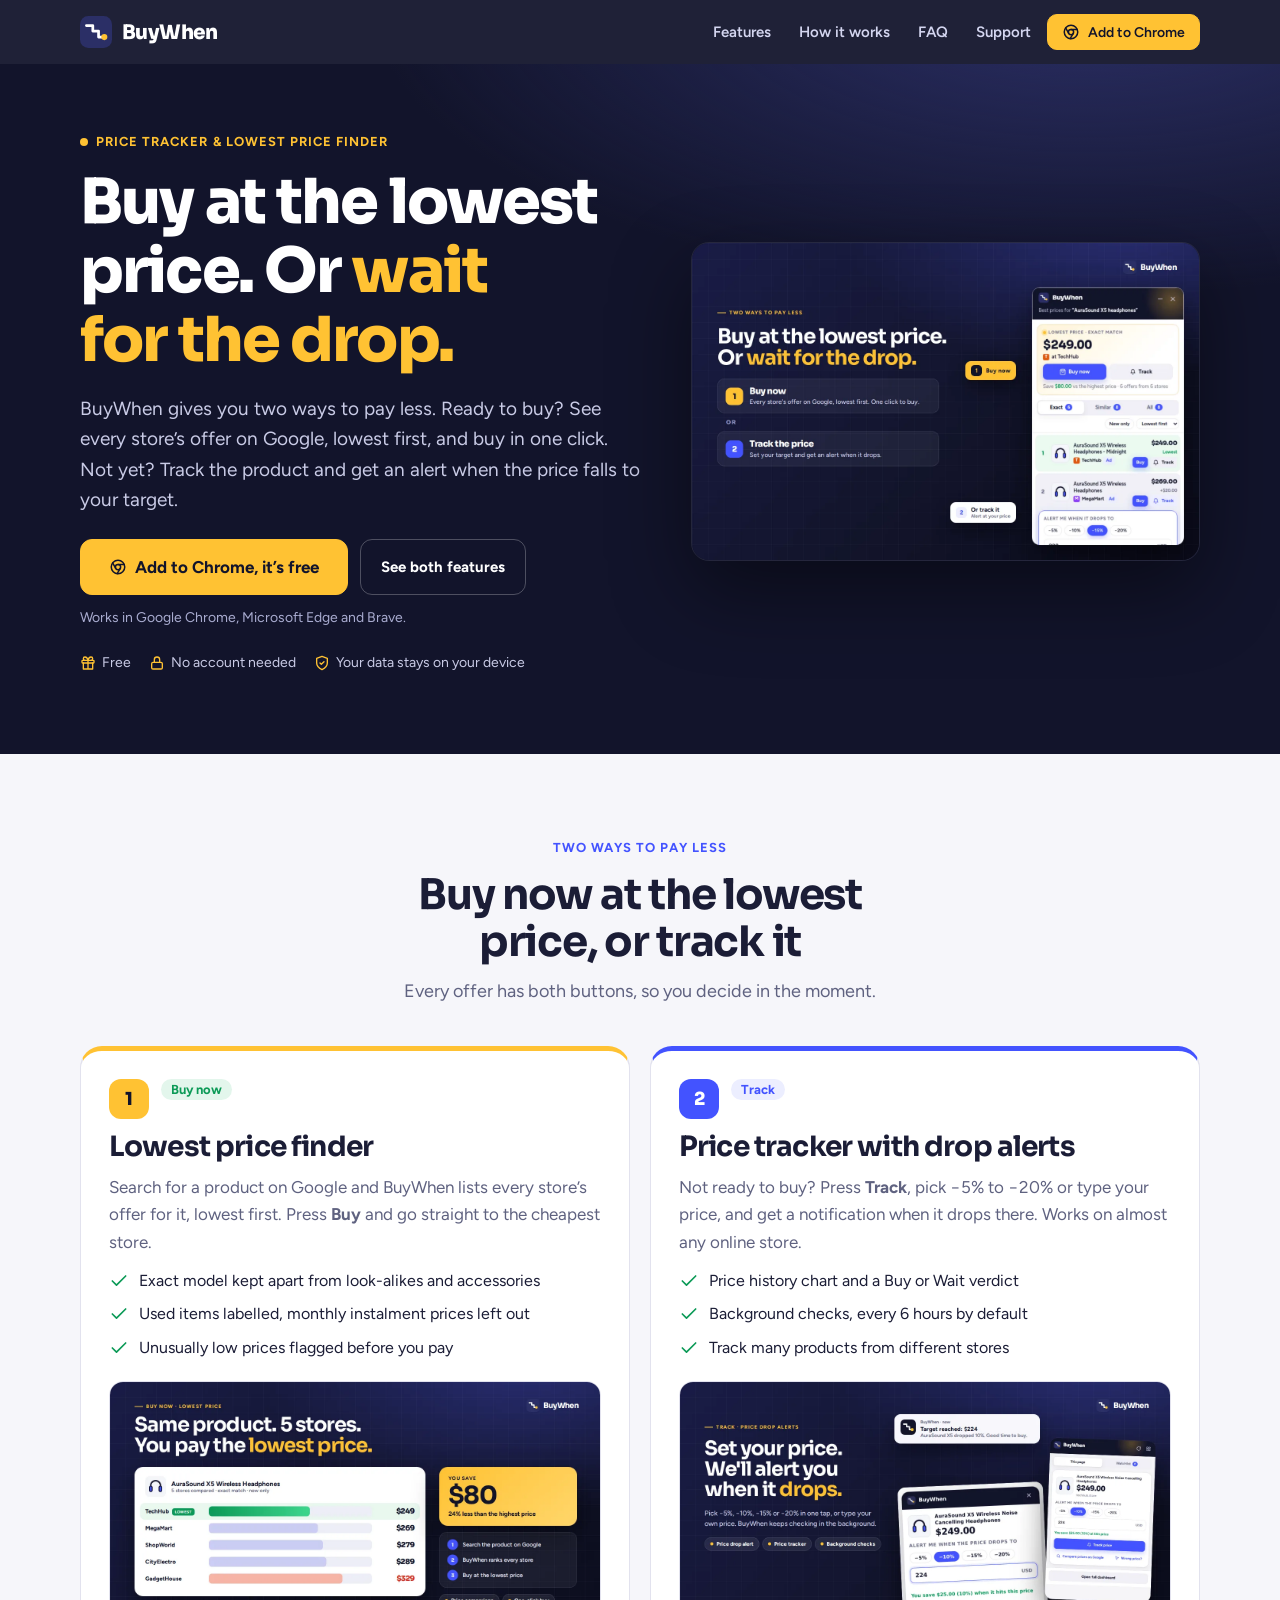
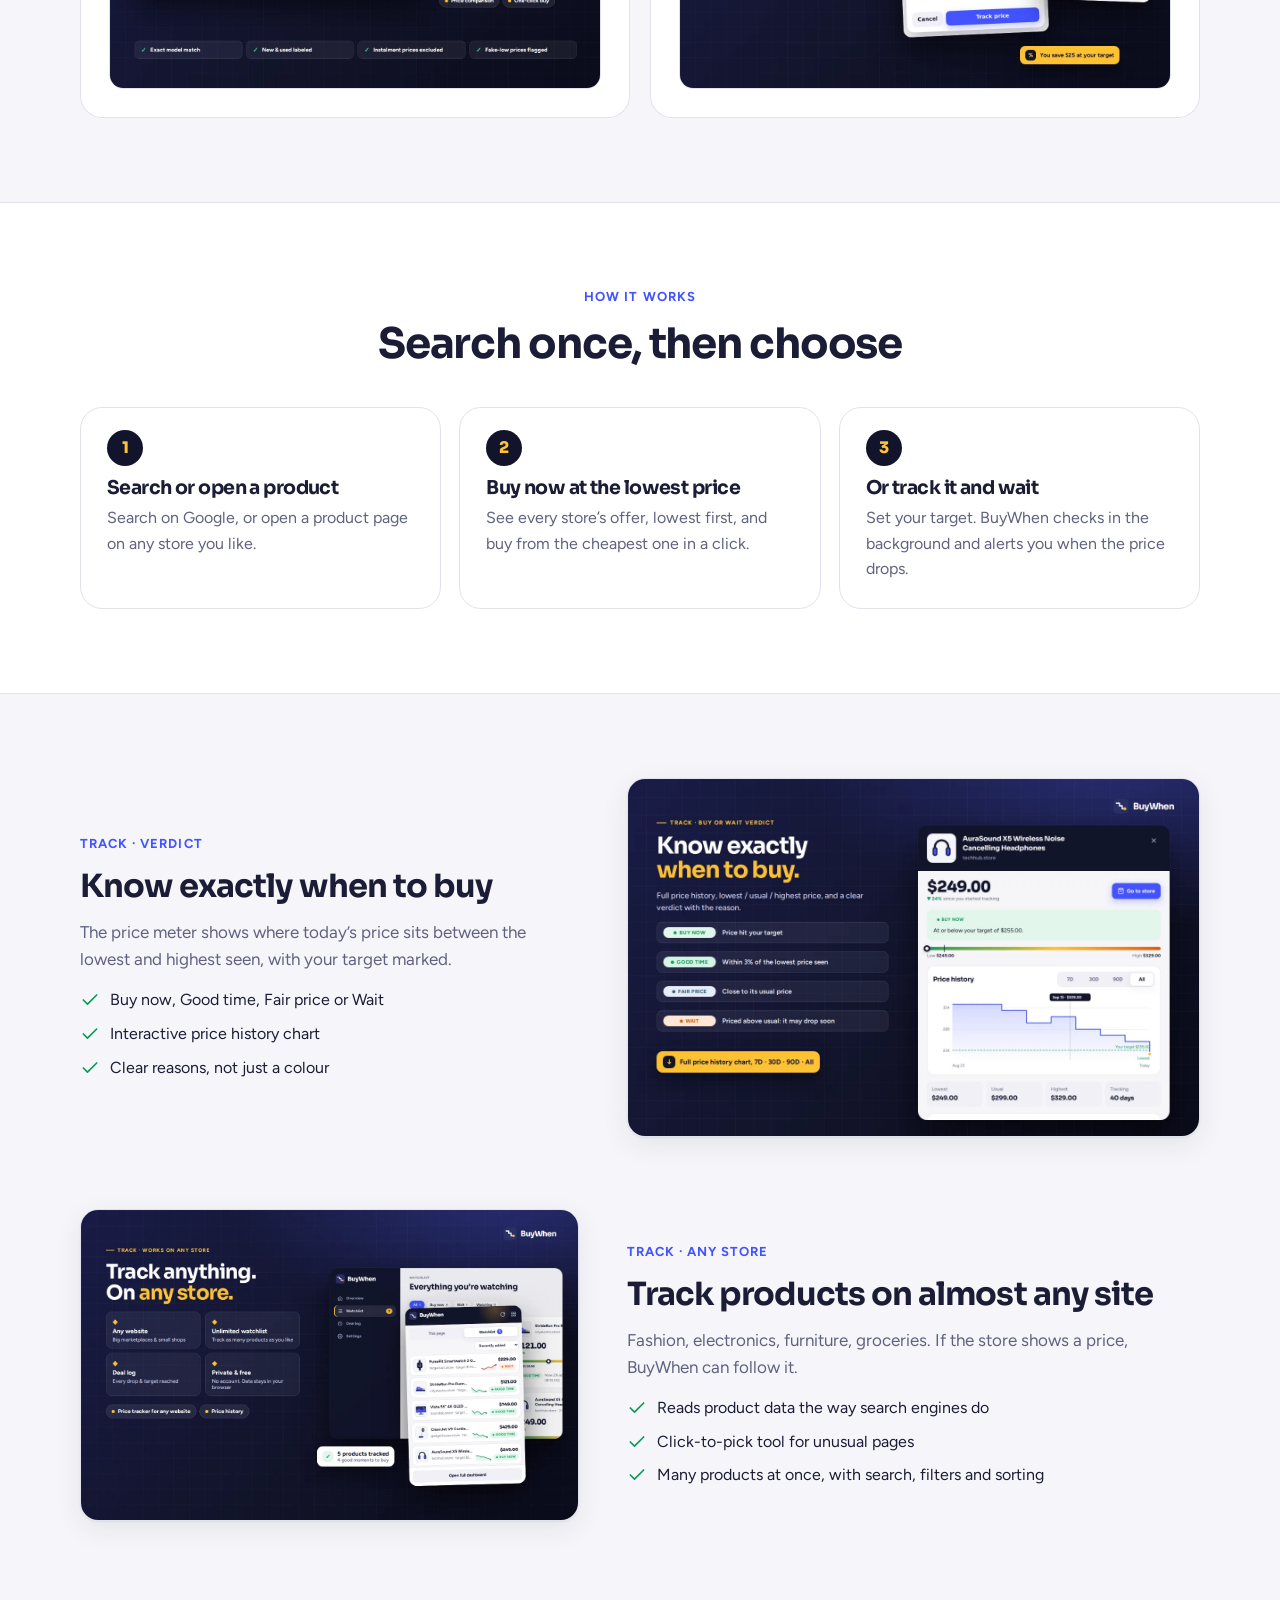
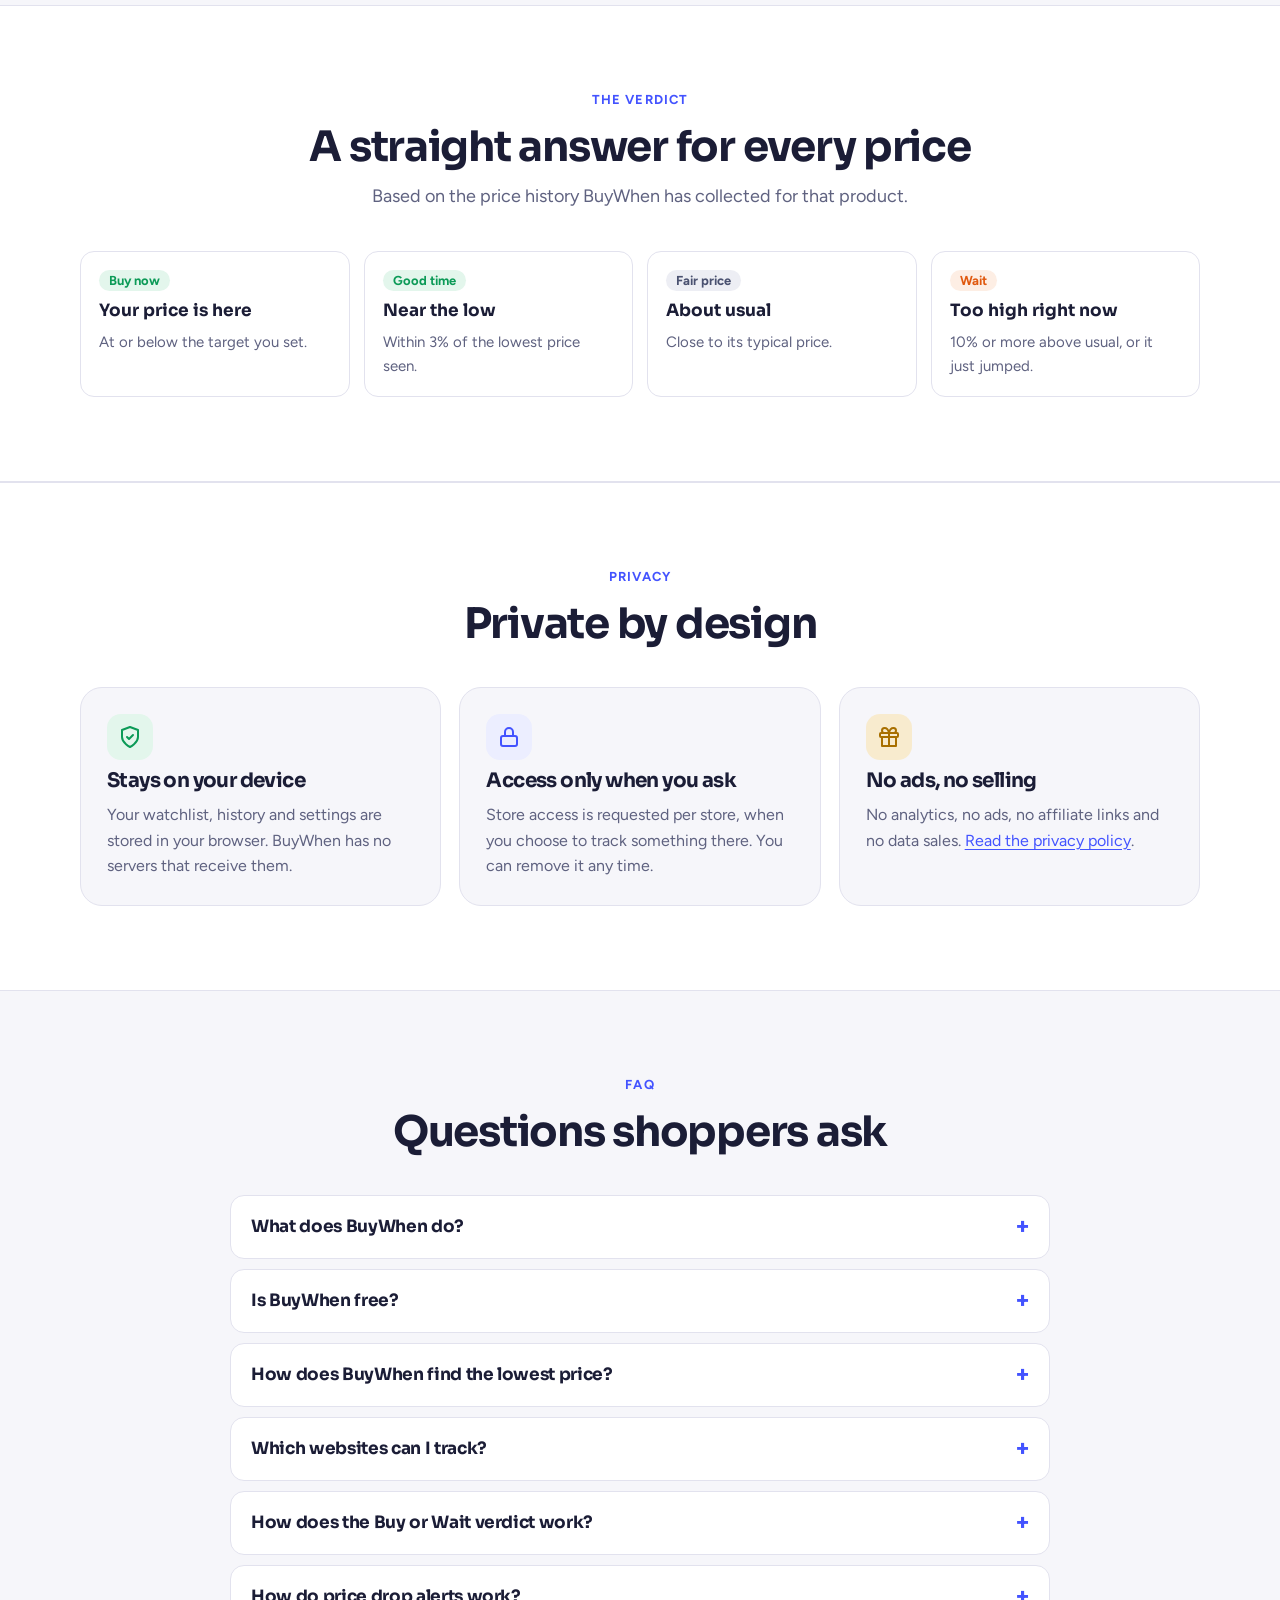
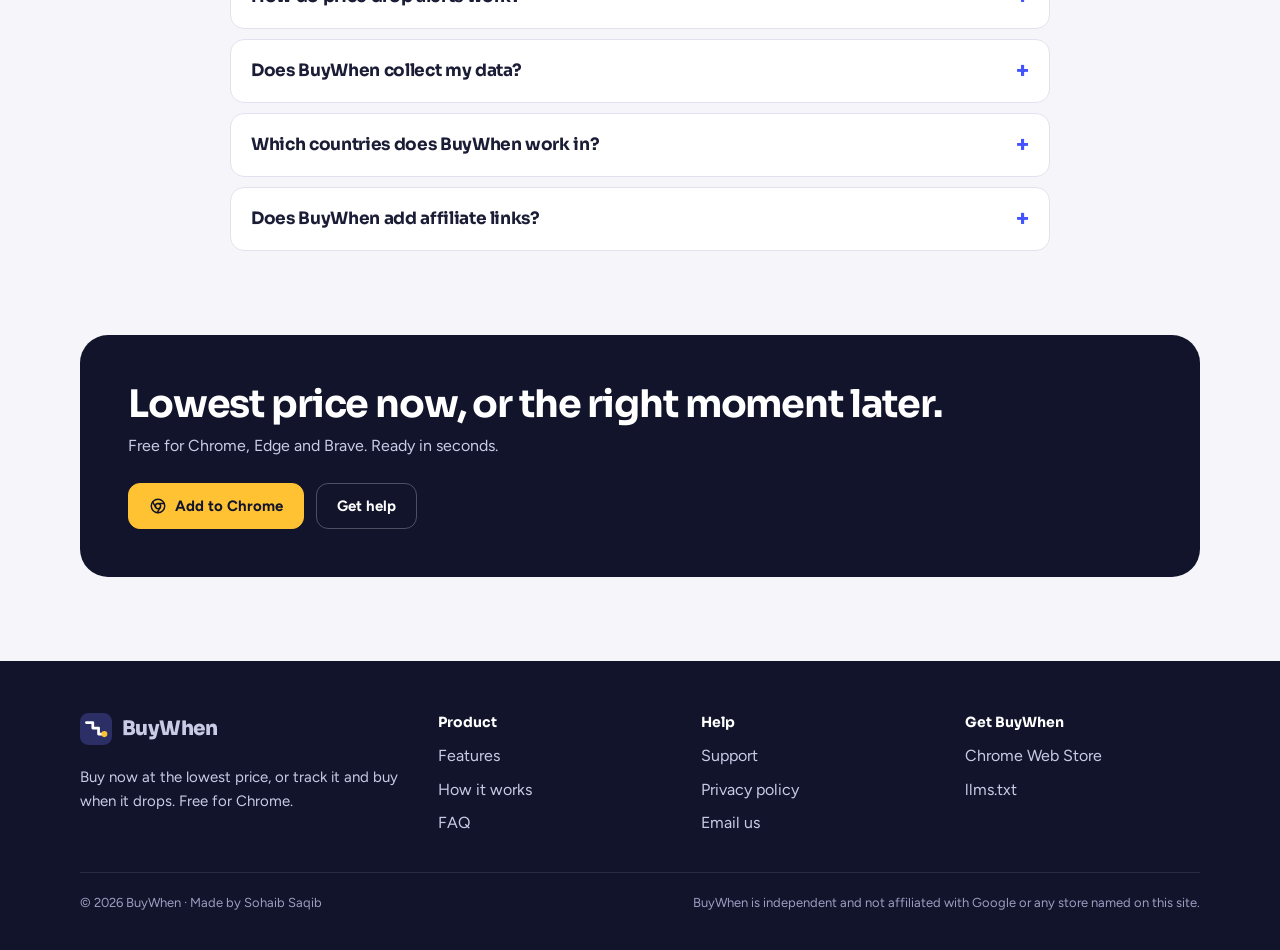
<file: index.html>
<!doctype html>
<html lang="en">
<head>
<meta charset="utf-8">
<meta name="viewport" content="width=device-width, initial-scale=1">
<title>BuyWhen: Price Tracker & Lowest Price Finder for Chrome</title>
<meta name="description" content="Two ways to pay less: buy now at the lowest price across stores on Google, or track any product and get a price drop alert. Free Chrome extension.">
<meta name="robots" content="index, follow">
<link rel="canonical" href="https://buywhen.app/">
<meta name="theme-color" content="#12142b">
<meta property="og:type" content="website">
<meta property="og:site_name" content="BuyWhen">
<meta property="og:title" content="BuyWhen: Price Tracker & Lowest Price Finder for Chrome">
<meta property="og:description" content="Two ways to pay less: buy now at the lowest price across stores on Google, or track any product and get a price drop alert. Free Chrome extension.">
<meta property="og:url" content="https://buywhen.app/">
<meta property="og:image" content="https://buywhen.app/assets/img/og-image.png">
<meta property="og:image:width" content="1200">
<meta property="og:image:height" content="630">
<meta name="twitter:card" content="summary_large_image">
<meta name="twitter:title" content="BuyWhen: Price Tracker & Lowest Price Finder for Chrome">
<meta name="twitter:description" content="Two ways to pay less: buy now at the lowest price across stores on Google, or track any product and get a price drop alert. Free Chrome extension.">
<meta name="twitter:image" content="https://buywhen.app/assets/img/og-image.png">
<link rel="icon" href="favicon.svg" type="image/svg+xml">
<link rel="icon" href="assets/img/favicon-32.png" sizes="32x32" type="image/png">
<link rel="apple-touch-icon" href="assets/img/apple-touch-icon.png">
<link rel="manifest" href="site.webmanifest">
<link rel="preload" href="assets/fonts/sora-latin-800-normal.woff2" as="font" type="font/woff2" crossorigin>
<link rel="preload" href="assets/fonts/figtree-latin-400-normal.woff2" as="font" type="font/woff2" crossorigin>
<link rel="stylesheet" href="assets/css/site.css">
<link rel="alternate" type="text/plain" title="LLM summary" href="llms.txt">
<script type="application/ld+json">{"@context": "https://schema.org", "@type": "WebSite", "name": "BuyWhen", "url": "https://buywhen.app/"}</script>
<script type="application/ld+json">{"@context": "https://schema.org", "@type": "Organization", "name": "BuyWhen", "url": "https://buywhen.app/", "logo": "https://buywhen.app/assets/img/icon-512.png", "email": "sohaibsaqibai@gmail.com", "founder": {"@type": "Person", "name": "Sohaib Saqib"}, "contactPoint": {"@type": "ContactPoint", "contactType": "customer support", "email": "sohaibsaqibai@gmail.com", "availableLanguage": ["English"]}}</script>
<script type="application/ld+json">{"@context": "https://schema.org", "@type": "SoftwareApplication", "name": "BuyWhen", "alternateName": ["BuyWhen Price Tracker", "BuyWhen Lowest Price Finder"], "applicationCategory": "ShoppingApplication", "applicationSubCategory": "Browser extension", "operatingSystem": "Google Chrome, Microsoft Edge, Brave", "url": "https://buywhen.app/", "description": "Free browser extension with two ways to pay less: buy now at the lowest price by comparing every store's offer on Google search, or track the price of any product on any website and get a price drop alert, with price history and a Buy or Wait verdict.", "offers": {"@type": "Offer", "price": "0", "priceCurrency": "USD"}, "installUrl": "https://chromewebstore.google.com/detail/bccmhfedgeiignhgkcecakenniikpidk", "downloadUrl": "https://chromewebstore.google.com/detail/bccmhfedgeiignhgkcecakenniikpidk", "sameAs": ["https://chromewebstore.google.com/detail/bccmhfedgeiignhgkcecakenniikpidk"], "featureList": ["Lowest price across stores on Google search results", "Price history chart", "Buy or Wait verdict", "Price drop alerts", "Track any product on any website", "Click-to-pick price tool", "Local-only data storage"], "screenshot": ["https://buywhen.app/assets/img/screenshot-1.webp", "https://buywhen.app/assets/img/screenshot-2.webp", "https://buywhen.app/assets/img/screenshot-3.webp", "https://buywhen.app/assets/img/screenshot-4.webp", "https://buywhen.app/assets/img/screenshot-5.webp"], "author": {"@type": "Person", "name": "Sohaib Saqib"}, "image": "https://buywhen.app/assets/img/icon-512.png"}</script>
<script type="application/ld+json">{"@context": "https://schema.org", "@type": "FAQPage", "mainEntity": [{"@type": "Question", "name": "What does BuyWhen do?", "acceptedAnswer": {"@type": "Answer", "text": "BuyWhen gives you two ways to pay less. If you want to buy now, it shows every store’s price for the product on Google, lowest first, so you can buy from the cheapest store. If you would rather wait, it tracks the price and alerts you when it drops to your target."}}, {"@type": "Question", "name": "Is BuyWhen free?", "acceptedAnswer": {"@type": "Answer", "text": "Yes. BuyWhen is free to install and use. There is no account, no subscription and no paid tier."}}, {"@type": "Question", "name": "How does BuyWhen find the lowest price?", "acceptedAnswer": {"@type": "Answer", "text": "When you search for a product on Google, BuyWhen reads the shopping offers already shown on that results page and lists them from lowest to highest price. It separates the exact product from similar models, leaves out monthly instalment prices and flags prices that look unusually low."}}, {"@type": "Question", "name": "Which websites can I track?", "acceptedAnswer": {"@type": "Answer", "text": "Almost any online store. BuyWhen reads the price from the product page automatically on most stores. If it cannot find the price, use “Pick price on page” and click the price yourself."}}, {"@type": "Question", "name": "How does the Buy or Wait verdict work?", "acceptedAnswer": {"@type": "Answer", "text": "BuyWhen compares today’s price with the price history it has collected. If the price is at or below your target it says Buy now. Near the lowest price seen it says Good time. Well above the usual price, or right after a jump, it says Wait."}}, {"@type": "Question", "name": "How do price drop alerts work?", "acceptedAnswer": {"@type": "Answer", "text": "Set the price you want to pay. BuyWhen checks your tracked products in the background (every 6 hours by default) and shows a Chrome notification when the price reaches your target or drops by the amount you choose."}}, {"@type": "Question", "name": "Does BuyWhen collect my data?", "acceptedAnswer": {"@type": "Answer", "text": "No. BuyWhen has no servers, no analytics and no ads. Your watchlist, price history and settings stay in your browser on your device. Read the privacy policy for full details."}}, {"@type": "Question", "name": "Which countries does BuyWhen work in?", "acceptedAnswer": {"@type": "Answer", "text": "Tracking works on stores worldwide. The price comparison panel works on Google search in many countries, including the UAE, Saudi Arabia, the United States, the United Kingdom, India, Pakistan, Germany, France, Canada and Australia."}}, {"@type": "Question", "name": "Does BuyWhen add affiliate links?", "acceptedAnswer": {"@type": "Answer", "text": "No. Buy buttons go straight to the store’s own page. BuyWhen does not add affiliate tags or change the links you click."}}]}</script>
</head>
<body>
<a class="skip" href="#main">Skip to content</a>
<header class="top"><div class="wrap">
  <a class="brand" href="./" aria-label="BuyWhen home"><svg viewBox="0 0 100 100" aria-hidden="true"><rect width="100" height="100" rx="26" fill="#2b2f66"/><path d="M20 30H40V47H58V66H70" fill="none" stroke="#fff" stroke-width="8.5" stroke-linecap="round" stroke-linejoin="round"/><circle cx="76" cy="66" r="9.5" fill="#ffc233"/></svg>BuyWhen</a>
  <button class="menu-btn" aria-expanded="false" aria-controls="nav">Menu</button>
  <nav class="nav" id="nav" aria-label="Main">
    <a href="#two-ways">Features</a>
    <a href="#how">How it works</a>
    <a href="#faq">FAQ</a>
    <a href="support/">Support</a>
    <a class="btn gold sm" data-install href="https://chromewebstore.google.com/detail/bccmhfedgeiignhgkcecakenniikpidk"><svg viewBox="0 0 24 24" fill="none" stroke="currentColor" stroke-width="2" stroke-linecap="round" stroke-linejoin="round" aria-hidden="true"><circle cx="12" cy="12" r="9"/><circle cx="12" cy="12" r="3.5"/><path d="M12 8.5h8.2M8.97 13.75 4.85 6.6M15.03 13.75 10.9 20.9"/></svg>Add to Chrome</a>
  </nav>
</div></header>
<main id="main">
<section class="hero"><div class="wrap">
  <div>
    <span class="eyebrow">Price tracker &amp; lowest price finder</span>
    <h1>Buy at the lowest price. Or <em>wait for the drop.</em></h1>
    <p class="lede">BuyWhen gives you two ways to pay less. Ready to buy? See every store’s offer on Google, lowest first, and buy in one click. Not yet? Track the product and get an alert when the price falls to your target.</p>
    <div class="cta">
      <a class="btn gold" data-install href="https://chromewebstore.google.com/detail/bccmhfedgeiignhgkcecakenniikpidk" style="min-height:56px;padding:0 28px;font-size:17px"><svg viewBox="0 0 24 24" fill="none" stroke="currentColor" stroke-width="2" stroke-linecap="round" stroke-linejoin="round" aria-hidden="true"><circle cx="12" cy="12" r="9"/><circle cx="12" cy="12" r="3.5"/><path d="M12 8.5h8.2M8.97 13.75 4.85 6.6M15.03 13.75 10.9 20.9"/></svg>Add to Chrome, it’s free</a>
      <a class="btn ghost-dark" href="#two-ways" style="min-height:56px">See both features</a>
    </div>
    <p class="hint">Works in Google Chrome, Microsoft Edge and Brave.</p>
    <div class="trust"><span><svg viewBox="0 0 24 24" fill="none" stroke="currentColor" stroke-width="2" stroke-linecap="round" stroke-linejoin="round" aria-hidden="true"><rect x="3" y="8" width="18" height="4" rx="1"/><path d="M12 8v13M19 12v9H5v-9"/><path d="M7.5 8a2.5 2.5 0 0 1 0-5C11 3 12 8 12 8s1-5 4.5-5a2.5 2.5 0 0 1 0 5"/></svg>Free</span><span><svg viewBox="0 0 24 24" fill="none" stroke="currentColor" stroke-width="2" stroke-linecap="round" stroke-linejoin="round" aria-hidden="true"><rect x="4" y="11" width="16" height="10" rx="2"/><path d="M8 11V7a4 4 0 0 1 8 0v4"/></svg>No account needed</span><span><svg viewBox="0 0 24 24" fill="none" stroke="currentColor" stroke-width="2" stroke-linecap="round" stroke-linejoin="round" aria-hidden="true"><path d="M12 22s8-4 8-10V5l-8-3-8 3v7c0 6 8 10 8 10z"/><path d="m9 12 2 2 4-4"/></svg>Your data stays on your device</span></div>
  </div>
  <div class="hero-art"><img src="assets/img/screenshot-1.webp" width="1280" height="800" alt="BuyWhen panel on Google with a Buy now button for the lowest price and a Track option with a target price" fetchpriority="high"></div>
</div></section>

<section class="band" id="two-ways"><div class="wrap">
  <div class="head center"><span class="kicker">Two ways to pay less</span><h2>Buy now at the lowest price, or track it</h2><p>Every offer has both buttons, so you decide in the moment.</p></div>
  <div class="ways">
    <article class="way buy">
      <div class="way-top"><span class="num">1</span><span class="pill buy">Buy now</span></div>
      <h3>Lowest price finder</h3>
      <p>Search for a product on Google and BuyWhen lists every store’s offer for it, lowest first. Press <b>Buy</b> and go straight to the cheapest store.</p>
      <ul><li><svg viewBox="0 0 24 24" fill="none" stroke="currentColor" stroke-width="2" stroke-linecap="round" stroke-linejoin="round" aria-hidden="true"><path d="M20 6 9 17l-5-5"/></svg><span>Exact model kept apart from look-alikes and accessories</span></li><li><svg viewBox="0 0 24 24" fill="none" stroke="currentColor" stroke-width="2" stroke-linecap="round" stroke-linejoin="round" aria-hidden="true"><path d="M20 6 9 17l-5-5"/></svg><span>Used items labelled, monthly instalment prices left out</span></li><li><svg viewBox="0 0 24 24" fill="none" stroke="currentColor" stroke-width="2" stroke-linecap="round" stroke-linejoin="round" aria-hidden="true"><path d="M20 6 9 17l-5-5"/></svg><span>Unusually low prices flagged before you pay</span></li></ul>
      <img src="assets/img/screenshot-2.webp" width="1280" height="800" loading="lazy" alt="One product's offers from five stores, lowest price first">
    </article>
    <article class="way track">
      <div class="way-top"><span class="num">2</span><span class="pill tracking">Track</span></div>
      <h3>Price tracker with drop alerts</h3>
      <p>Not ready to buy? Press <b>Track</b>, pick −5% to −20% or type your price, and get a notification when it drops there. Works on almost any online store.</p>
      <ul><li><svg viewBox="0 0 24 24" fill="none" stroke="currentColor" stroke-width="2" stroke-linecap="round" stroke-linejoin="round" aria-hidden="true"><path d="M20 6 9 17l-5-5"/></svg><span>Price history chart and a Buy or Wait verdict</span></li><li><svg viewBox="0 0 24 24" fill="none" stroke="currentColor" stroke-width="2" stroke-linecap="round" stroke-linejoin="round" aria-hidden="true"><path d="M20 6 9 17l-5-5"/></svg><span>Background checks, every 6 hours by default</span></li><li><svg viewBox="0 0 24 24" fill="none" stroke="currentColor" stroke-width="2" stroke-linecap="round" stroke-linejoin="round" aria-hidden="true"><path d="M20 6 9 17l-5-5"/></svg><span>Track many products from different stores</span></li></ul>
      <img src="assets/img/screenshot-3.webp" width="1280" height="800" loading="lazy" alt="Setting a target price and getting a price drop alert">
    </article>
  </div>
</div></section>

<section class="band alt" id="how"><div class="wrap">
  <div class="head center"><span class="kicker">How it works</span><h2>Search once, then choose</h2></div>
  <ol class="steps">
    <li><h3>Search or open a product</h3><p>Search on Google, or open a product page on any store you like.</p></li>
    <li><h3>Buy now at the lowest price</h3><p>See every store’s offer, lowest first, and buy from the cheapest one in a click.</p></li>
    <li><h3>Or track it and wait</h3><p>Set your target. BuyWhen checks in the background and alerts you when the price drops.</p></li>
  </ol>
</div></section>

<section class="band"><div class="wrap">
  <div class="show">
    <div class="show-text"><span class="kicker">Track · Verdict</span><h3>Know exactly when to buy</h3><p>The price meter shows where today’s price sits between the lowest and highest seen, with your target marked.</p>
      <ul><li><svg viewBox="0 0 24 24" fill="none" stroke="currentColor" stroke-width="2" stroke-linecap="round" stroke-linejoin="round" aria-hidden="true"><path d="M20 6 9 17l-5-5"/></svg><span>Buy now, Good time, Fair price or Wait</span></li><li><svg viewBox="0 0 24 24" fill="none" stroke="currentColor" stroke-width="2" stroke-linecap="round" stroke-linejoin="round" aria-hidden="true"><path d="M20 6 9 17l-5-5"/></svg><span>Interactive price history chart</span></li><li><svg viewBox="0 0 24 24" fill="none" stroke="currentColor" stroke-width="2" stroke-linecap="round" stroke-linejoin="round" aria-hidden="true"><path d="M20 6 9 17l-5-5"/></svg><span>Clear reasons, not just a colour</span></li></ul></div>
    <img src="assets/img/screenshot-4.webp" width="1280" height="800" loading="lazy" alt="Price history chart with a Buy or Wait verdict">
  </div>
  <div class="show flip">
    <div class="show-text"><span class="kicker">Track · Any store</span><h3>Track products on almost any site</h3><p>Fashion, electronics, furniture, groceries. If the store shows a price, BuyWhen can follow it.</p>
      <ul><li><svg viewBox="0 0 24 24" fill="none" stroke="currentColor" stroke-width="2" stroke-linecap="round" stroke-linejoin="round" aria-hidden="true"><path d="M20 6 9 17l-5-5"/></svg><span>Reads product data the way search engines do</span></li><li><svg viewBox="0 0 24 24" fill="none" stroke="currentColor" stroke-width="2" stroke-linecap="round" stroke-linejoin="round" aria-hidden="true"><path d="M20 6 9 17l-5-5"/></svg><span>Click-to-pick tool for unusual pages</span></li><li><svg viewBox="0 0 24 24" fill="none" stroke="currentColor" stroke-width="2" stroke-linecap="round" stroke-linejoin="round" aria-hidden="true"><path d="M20 6 9 17l-5-5"/></svg><span>Many products at once, with search, filters and sorting</span></li></ul></div>
    <img src="assets/img/screenshot-5.webp" width="1280" height="800" loading="lazy" alt="Watchlist with several tracked products from different stores">
  </div>
</div></section>

<section class="band alt"><div class="wrap">
  <div class="head center"><span class="kicker">The verdict</span><h2>A straight answer for every price</h2><p>Based on the price history BuyWhen has collected for that product.</p></div>
  <div class="verdicts">
    <div class="v"><span class="pill buy">Buy now</span><b>Your price is here</b><p>At or below the target you set.</p></div>
    <div class="v"><span class="pill buy">Good time</span><b>Near the low</b><p>Within 3% of the lowest price seen.</p></div>
    <div class="v"><span class="pill fair">Fair price</span><b>About usual</b><p>Close to its typical price.</p></div>
    <div class="v"><span class="pill wait">Wait</span><b>Too high right now</b><p>10% or more above usual, or it just jumped.</p></div>
  </div>
</div></section>


<section class="band alt"><div class="wrap">
  <div class="head center"><span class="kicker">Privacy</span><h2>Private by design</h2></div>
  <div class="grid c3">
    <article class="card"><span class="ico green"><svg viewBox="0 0 24 24" fill="none" stroke="currentColor" stroke-width="2" stroke-linecap="round" stroke-linejoin="round" aria-hidden="true"><path d="M12 22s8-4 8-10V5l-8-3-8 3v7c0 6 8 10 8 10z"/><path d="m9 12 2 2 4-4"/></svg></span><h3>Stays on your device</h3><p>Your watchlist, history and settings are stored in your browser. BuyWhen has no servers that receive them.</p></article>
    <article class="card"><span class="ico"><svg viewBox="0 0 24 24" fill="none" stroke="currentColor" stroke-width="2" stroke-linecap="round" stroke-linejoin="round" aria-hidden="true"><rect x="4" y="11" width="16" height="10" rx="2"/><path d="M8 11V7a4 4 0 0 1 8 0v4"/></svg></span><h3>Access only when you ask</h3><p>Store access is requested per store, when you choose to track something there. You can remove it any time.</p></article>
    <article class="card"><span class="ico gold"><svg viewBox="0 0 24 24" fill="none" stroke="currentColor" stroke-width="2" stroke-linecap="round" stroke-linejoin="round" aria-hidden="true"><rect x="3" y="8" width="18" height="4" rx="1"/><path d="M12 8v13M19 12v9H5v-9"/><path d="M7.5 8a2.5 2.5 0 0 1 0-5C11 3 12 8 12 8s1-5 4.5-5a2.5 2.5 0 0 1 0 5"/></svg></span><h3>No ads, no selling</h3><p>No analytics, no ads, no affiliate links and no data sales. <a href="privacy/">Read the privacy policy</a>.</p></article>
  </div>
</div></section>

<section class="band" id="faq"><div class="wrap">
  <div class="head center"><span class="kicker">FAQ</span><h2>Questions shoppers ask</h2></div>
  <div class="faq">
    <details><summary>What does BuyWhen do?</summary><p>BuyWhen gives you two ways to pay less. If you want to buy now, it shows every store’s price for the product on Google, lowest first, so you can buy from the cheapest store. If you would rather wait, it tracks the price and alerts you when it drops to your target.</p></details><details><summary>Is BuyWhen free?</summary><p>Yes. BuyWhen is free to install and use. There is no account, no subscription and no paid tier.</p></details><details><summary>How does BuyWhen find the lowest price?</summary><p>When you search for a product on Google, BuyWhen reads the shopping offers already shown on that results page and lists them from lowest to highest price. It separates the exact product from similar models, leaves out monthly instalment prices and flags prices that look unusually low.</p></details><details><summary>Which websites can I track?</summary><p>Almost any online store. BuyWhen reads the price from the product page automatically on most stores. If it cannot find the price, use “Pick price on page” and click the price yourself.</p></details><details><summary>How does the Buy or Wait verdict work?</summary><p>BuyWhen compares today’s price with the price history it has collected. If the price is at or below your target it says Buy now. Near the lowest price seen it says Good time. Well above the usual price, or right after a jump, it says Wait.</p></details><details><summary>How do price drop alerts work?</summary><p>Set the price you want to pay. BuyWhen checks your tracked products in the background (every 6 hours by default) and shows a Chrome notification when the price reaches your target or drops by the amount you choose.</p></details><details><summary>Does BuyWhen collect my data?</summary><p>No. BuyWhen has no servers, no analytics and no ads. Your watchlist, price history and settings stay in your browser on your device. Read the privacy policy for full details.</p></details><details><summary>Which countries does BuyWhen work in?</summary><p>Tracking works on stores worldwide. The price comparison panel works on Google search in many countries, including the UAE, Saudi Arabia, the United States, the United Kingdom, India, Pakistan, Germany, France, Canada and Australia.</p></details><details><summary>Does BuyWhen add affiliate links?</summary><p>No. Buy buttons go straight to the store’s own page. BuyWhen does not add affiliate tags or change the links you click.</p></details>
  </div>
</div></section>

<section class="band" style="padding-top:0"><div class="wrap">
  <div class="cta-band">
    <div><h2>Lowest price now, or the right moment later.</h2><p>Free for Chrome, Edge and Brave. Ready in seconds.</p></div>
    <div class="row"><a class="btn gold" data-install href="https://chromewebstore.google.com/detail/bccmhfedgeiignhgkcecakenniikpidk"><svg viewBox="0 0 24 24" fill="none" stroke="currentColor" stroke-width="2" stroke-linecap="round" stroke-linejoin="round" aria-hidden="true"><circle cx="12" cy="12" r="9"/><circle cx="12" cy="12" r="3.5"/><path d="M12 8.5h8.2M8.97 13.75 4.85 6.6M15.03 13.75 10.9 20.9"/></svg>Add to Chrome</a><a class="btn ghost-dark" href="support/">Get help</a></div>
  </div>
</div></section>
</main>
<footer class="foot"><div class="wrap">
  <div class="cols">
    <div>
      <a class="brand" href="./"><svg viewBox="0 0 100 100" aria-hidden="true"><rect width="100" height="100" rx="26" fill="#2b2f66"/><path d="M20 30H40V47H58V66H70" fill="none" stroke="#fff" stroke-width="8.5" stroke-linecap="round" stroke-linejoin="round"/><circle cx="76" cy="66" r="9.5" fill="#ffc233"/></svg>BuyWhen</a>
      <p>Buy now at the lowest price, or track it and buy when it drops. Free for Chrome.</p>
    </div>
    <div><h4>Product</h4><ul>
      <li><a href="#two-ways">Features</a></li>
      <li><a href="#how">How it works</a></li>
      <li><a href="#faq">FAQ</a></li>
    </ul></div>
    <div><h4>Help</h4><ul>
      <li><a href="support/">Support</a></li>
      <li><a href="privacy/">Privacy policy</a></li>
      <li><a href="mailto:sohaibsaqibai@gmail.com">Email us</a></li>
    </ul></div>
    <div><h4>Get BuyWhen</h4><ul>
      <li><a data-install href="https://chromewebstore.google.com/detail/bccmhfedgeiignhgkcecakenniikpidk">Chrome Web Store</a></li>
      <li><a href="llms.txt">llms.txt</a></li>
    </ul></div>
  </div>
  <div class="fine">
    <span>© <span data-year>2026</span> BuyWhen · Made by Sohaib Saqib</span>
    <span>BuyWhen is independent and not affiliated with Google or any store named on this site.</span>
  </div>
</div></footer>
<script type="module" src="assets/js/site.js"></script>
</body>
</html>
</file>
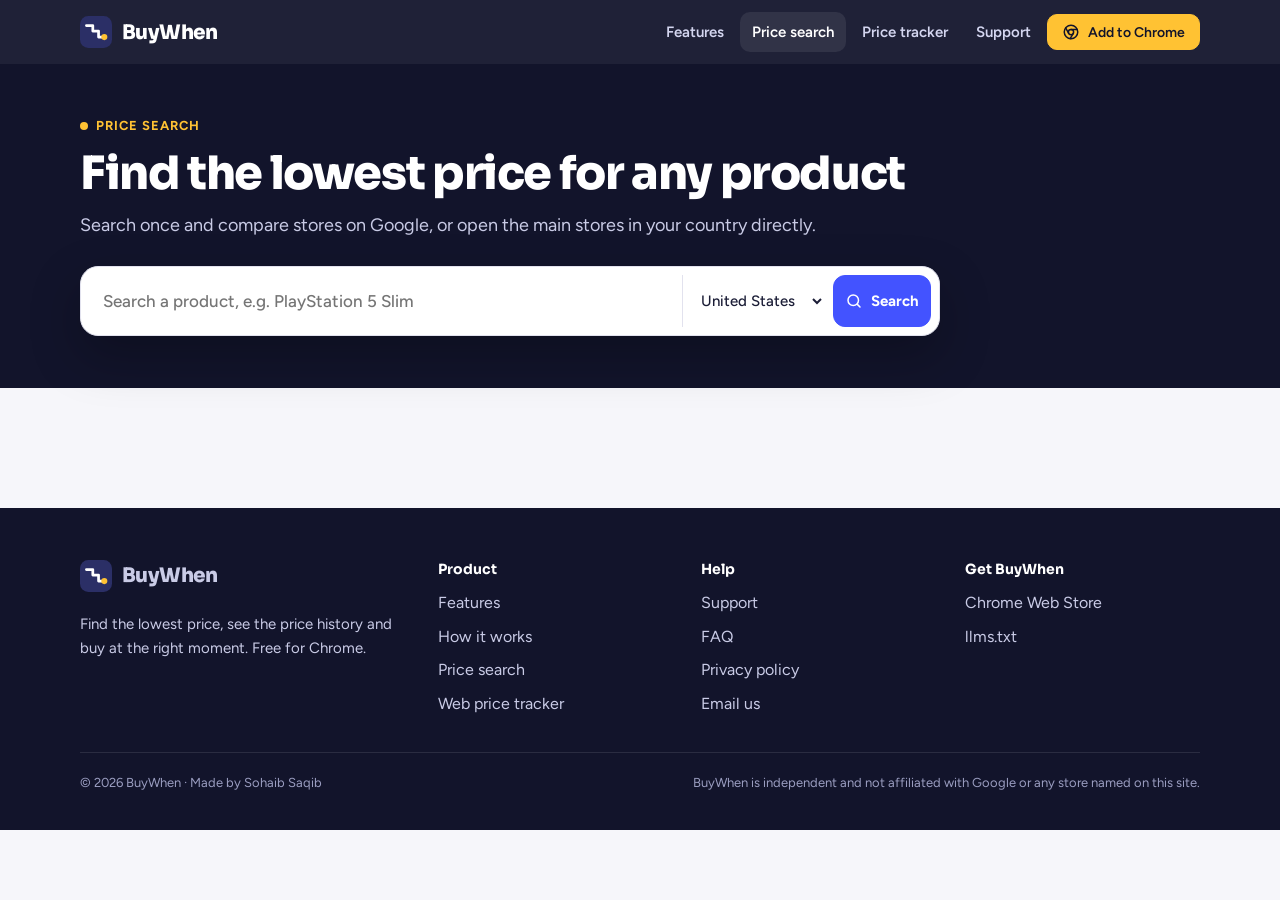
<file: price-search/index.html>
<!doctype html>
<html lang="en">
<head>
<meta charset="utf-8">
<meta name="viewport" content="width=device-width, initial-scale=1">
<title>Price Search: Compare Prices Across Stores | BuyWhen</title>
<meta name="description" content="Search any product and compare prices across stores in your country. Opens the Google comparison and the main stores near you in one click.">
<meta name="robots" content="index, follow">
<link rel="canonical" href="https://buywhen.app/price-search/">
<meta name="theme-color" content="#12142b">
<meta property="og:type" content="website">
<meta property="og:site_name" content="BuyWhen">
<meta property="og:title" content="Price Search: Compare Prices Across Stores | BuyWhen">
<meta property="og:description" content="Search any product and compare prices across stores in your country. Opens the Google comparison and the main stores near you in one click.">
<meta property="og:url" content="https://buywhen.app/price-search/">
<meta property="og:image" content="https://buywhen.app/assets/img/og-image.png">
<meta property="og:image:width" content="1200">
<meta property="og:image:height" content="630">
<meta name="twitter:card" content="summary_large_image">
<meta name="twitter:title" content="Price Search: Compare Prices Across Stores | BuyWhen">
<meta name="twitter:description" content="Search any product and compare prices across stores in your country. Opens the Google comparison and the main stores near you in one click.">
<meta name="twitter:image" content="https://buywhen.app/assets/img/og-image.png">
<link rel="icon" href="../favicon.svg" type="image/svg+xml">
<link rel="icon" href="../assets/img/favicon-32.png" sizes="32x32" type="image/png">
<link rel="apple-touch-icon" href="../assets/img/apple-touch-icon.png">
<link rel="manifest" href="../site.webmanifest">
<link rel="preload" href="../assets/fonts/sora-latin-800-normal.woff2" as="font" type="font/woff2" crossorigin>
<link rel="preload" href="../assets/fonts/figtree-latin-400-normal.woff2" as="font" type="font/woff2" crossorigin>
<link rel="stylesheet" href="../assets/css/site.css">
<link rel="alternate" type="text/plain" title="LLM summary" href="../llms.txt">
</head>
<body>
<a class="skip" href="#main">Skip to content</a>
<header class="top"><div class="wrap">
  <a class="brand" href="../" aria-label="BuyWhen home"><svg viewBox="0 0 100 100" aria-hidden="true"><rect width="100" height="100" rx="26" fill="#2b2f66"/><path d="M20 30H40V47H58V66H70" fill="none" stroke="#fff" stroke-width="8.5" stroke-linecap="round" stroke-linejoin="round"/><circle cx="76" cy="66" r="9.5" fill="#ffc233"/></svg>BuyWhen</a>
  <button class="menu-btn" aria-expanded="false" aria-controls="nav">Menu</button>
  <nav class="nav" id="nav" aria-label="Main">
    <a href="../#features">Features</a>
    <a href="../price-search/" aria-current="page">Price search</a>
    <a href="../price-tracker/">Price tracker</a>
    <a href="../support/">Support</a>
    <a class="btn gold sm" data-install href="https://chromewebstore.google.com/search/BuyWhen"><svg viewBox="0 0 24 24" fill="none" stroke="currentColor" stroke-width="2" stroke-linecap="round" stroke-linejoin="round" aria-hidden="true"><circle cx="12" cy="12" r="9"/><circle cx="12" cy="12" r="3.5"/><path d="M12 8.5h8.2M8.97 13.75 4.85 6.6M15.03 13.75 10.9 20.9"/></svg>Add to Chrome</a>
  </nav>
</div></header>
<main id="main">
<section class="mast"><div class="wrap">
  <span class="eyebrow">Price search</span>
  <h1>Find the lowest price for any product</h1>
  <p>Search once and compare stores on Google, or open the main stores in your country directly.</p>
  <form class="search" action="./" method="get" role="search" data-search>
    <label class="sr" for="sq">Product to compare</label>
    <input class="input" id="sq" type="search" name="q" placeholder="Search a product, e.g. PlayStation 5 Slim" required autocomplete="off">
    <label class="sr" for="sr">Your country</label>
    <select class="input" id="sr" name="r"><option value="us">United States</option></select>
    <button class="btn primary" type="submit"><svg viewBox="0 0 24 24" fill="none" stroke="currentColor" stroke-width="2" stroke-linecap="round" stroke-linejoin="round" aria-hidden="true"><circle cx="11" cy="11" r="7"/><path d="m20 20-3.5-3.5"/></svg>Search</button>
  </form>
</div></section>
<div class="wrap page" style="padding-block:40px 80px">
  <div id="results" aria-live="polite">
    <noscript><p class="note">Turn on JavaScript to use price search.</p></noscript>
  </div>
</div>
</main>
<footer class="foot"><div class="wrap">
  <div class="cols">
    <div>
      <a class="brand" href="../"><svg viewBox="0 0 100 100" aria-hidden="true"><rect width="100" height="100" rx="26" fill="#2b2f66"/><path d="M20 30H40V47H58V66H70" fill="none" stroke="#fff" stroke-width="8.5" stroke-linecap="round" stroke-linejoin="round"/><circle cx="76" cy="66" r="9.5" fill="#ffc233"/></svg>BuyWhen</a>
      <p>Find the lowest price, see the price history and buy at the right moment. Free for Chrome.</p>
    </div>
    <div><h4>Product</h4><ul>
      <li><a href="../#features">Features</a></li>
      <li><a href="../#how">How it works</a></li>
      <li><a href="../price-search/">Price search</a></li>
      <li><a href="../price-tracker/">Web price tracker</a></li>
    </ul></div>
    <div><h4>Help</h4><ul>
      <li><a href="../support/">Support</a></li>
      <li><a href="../#faq">FAQ</a></li>
      <li><a href="../privacy/">Privacy policy</a></li>
      <li><a href="mailto:sohaibsaqibai@gmail.com">Email us</a></li>
    </ul></div>
    <div><h4>Get BuyWhen</h4><ul>
      <li><a data-install href="https://chromewebstore.google.com/search/BuyWhen">Chrome Web Store</a></li>
      <li><a href="../llms.txt">llms.txt</a></li>
    </ul></div>
  </div>
  <div class="fine">
    <span>© <span data-year>2026</span> BuyWhen · Made by Sohaib Saqib</span>
    <span>BuyWhen is independent and not affiliated with Google or any store named on this site.</span>
  </div>
</div></footer>
<script type="module" src="../assets/js/site.js"></script>
<script type="module" src="../assets/js/search.js"></script>
</body>
</html>
</file>
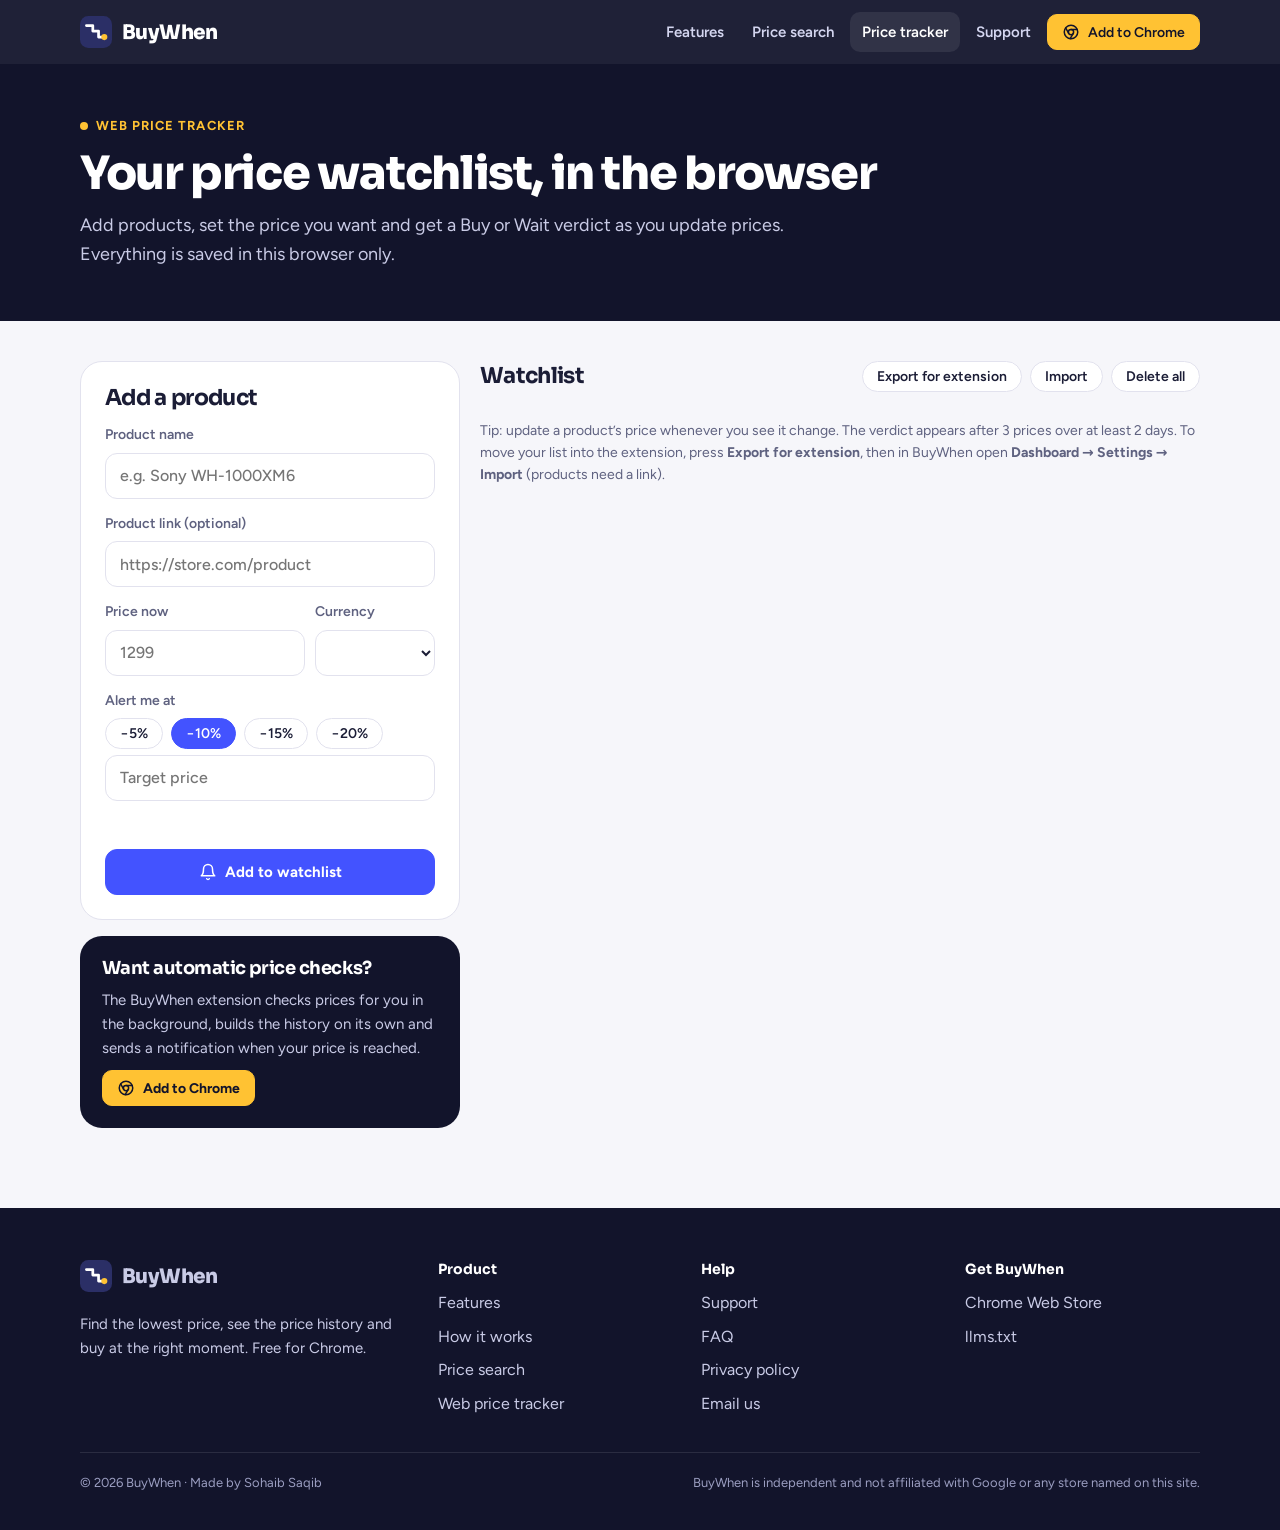
<file: price-tracker/index.html>
<!doctype html>
<html lang="en">
<head>
<meta charset="utf-8">
<meta name="viewport" content="width=device-width, initial-scale=1">
<title>Free Online Price Tracker with Target Price Alerts | BuyWhen</title>
<meta name="description" content="Keep a free price watchlist in your browser. Set a target price, record price changes and get a clear Buy or Wait verdict for each product.">
<meta name="robots" content="index, follow">
<link rel="canonical" href="https://buywhen.app/price-tracker/">
<meta name="theme-color" content="#12142b">
<meta property="og:type" content="website">
<meta property="og:site_name" content="BuyWhen">
<meta property="og:title" content="Free Online Price Tracker with Target Price Alerts | BuyWhen">
<meta property="og:description" content="Keep a free price watchlist in your browser. Set a target price, record price changes and get a clear Buy or Wait verdict for each product.">
<meta property="og:url" content="https://buywhen.app/price-tracker/">
<meta property="og:image" content="https://buywhen.app/assets/img/og-image.png">
<meta property="og:image:width" content="1200">
<meta property="og:image:height" content="630">
<meta name="twitter:card" content="summary_large_image">
<meta name="twitter:title" content="Free Online Price Tracker with Target Price Alerts | BuyWhen">
<meta name="twitter:description" content="Keep a free price watchlist in your browser. Set a target price, record price changes and get a clear Buy or Wait verdict for each product.">
<meta name="twitter:image" content="https://buywhen.app/assets/img/og-image.png">
<link rel="icon" href="../favicon.svg" type="image/svg+xml">
<link rel="icon" href="../assets/img/favicon-32.png" sizes="32x32" type="image/png">
<link rel="apple-touch-icon" href="../assets/img/apple-touch-icon.png">
<link rel="manifest" href="../site.webmanifest">
<link rel="preload" href="../assets/fonts/sora-latin-800-normal.woff2" as="font" type="font/woff2" crossorigin>
<link rel="preload" href="../assets/fonts/figtree-latin-400-normal.woff2" as="font" type="font/woff2" crossorigin>
<link rel="stylesheet" href="../assets/css/site.css">
<link rel="alternate" type="text/plain" title="LLM summary" href="../llms.txt">
</head>
<body>
<a class="skip" href="#main">Skip to content</a>
<header class="top"><div class="wrap">
  <a class="brand" href="../" aria-label="BuyWhen home"><svg viewBox="0 0 100 100" aria-hidden="true"><rect width="100" height="100" rx="26" fill="#2b2f66"/><path d="M20 30H40V47H58V66H70" fill="none" stroke="#fff" stroke-width="8.5" stroke-linecap="round" stroke-linejoin="round"/><circle cx="76" cy="66" r="9.5" fill="#ffc233"/></svg>BuyWhen</a>
  <button class="menu-btn" aria-expanded="false" aria-controls="nav">Menu</button>
  <nav class="nav" id="nav" aria-label="Main">
    <a href="../#features">Features</a>
    <a href="../price-search/">Price search</a>
    <a href="../price-tracker/" aria-current="page">Price tracker</a>
    <a href="../support/">Support</a>
    <a class="btn gold sm" data-install href="https://chromewebstore.google.com/search/BuyWhen"><svg viewBox="0 0 24 24" fill="none" stroke="currentColor" stroke-width="2" stroke-linecap="round" stroke-linejoin="round" aria-hidden="true"><circle cx="12" cy="12" r="9"/><circle cx="12" cy="12" r="3.5"/><path d="M12 8.5h8.2M8.97 13.75 4.85 6.6M15.03 13.75 10.9 20.9"/></svg>Add to Chrome</a>
  </nav>
</div></header>
<main id="main">
<section class="mast"><div class="wrap">
  <span class="eyebrow">Web price tracker</span>
  <h1>Your price watchlist, in the browser</h1>
  <p>Add products, set the price you want and get a Buy or Wait verdict as you update prices. Everything is saved in this browser only.</p>
</div></section>
<div class="wrap" style="padding-block:40px 80px">
  <div class="tracker">
    <div style="display:flex;flex-direction:column;gap:16px">
      <form class="panel form" id="add" autocomplete="off">
        <h2>Add a product</h2>
        <label class="field">Product name<input class="input" name="title" required maxlength="160" placeholder="e.g. Sony WH-1000XM6"></label>
        <label class="field">Product link (optional)<input class="input" name="url" type="url" inputmode="url" placeholder="https://store.com/product"></label>
        <div class="row2">
          <label class="field">Price now<input class="input" name="price" inputmode="decimal" required placeholder="1299"></label>
          <label class="field">Currency<select class="input" name="currency"></select></label>
        </div>
        <div class="field">Alert me at
          <div class="chips" role="group" aria-label="Target discount">
            <button type="button" class="chip" data-pct="5" aria-pressed="false">−5%</button>
            <button type="button" class="chip" data-pct="10" aria-pressed="true">−10%</button>
            <button type="button" class="chip" data-pct="15" aria-pressed="false">−15%</button>
            <button type="button" class="chip" data-pct="20" aria-pressed="false">−20%</button>
          </div>
          <input class="input" name="target" inputmode="decimal" placeholder="Target price" aria-label="Target price">
        </div>
        <p class="save-line" id="save-line"></p>
        <button class="btn primary" type="submit"><svg viewBox="0 0 24 24" fill="none" stroke="currentColor" stroke-width="2" stroke-linecap="round" stroke-linejoin="round" aria-hidden="true"><path d="M6 8a6 6 0 1 1 12 0c0 7 3 9 3 9H3s3-2 3-9"/><path d="M10.3 21a1.94 1.94 0 0 0 3.4 0"/></svg>Add to watchlist</button>
      </form>
      <aside class="upsell">
        <h3>Want automatic price checks?</h3>
        <p>The BuyWhen extension checks prices for you in the background, builds the history on its own and sends a notification when your price is reached.</p>
        <a class="btn gold sm" data-install href="https://chromewebstore.google.com/search/BuyWhen" style="align-self:flex-start"><svg viewBox="0 0 24 24" fill="none" stroke="currentColor" stroke-width="2" stroke-linecap="round" stroke-linejoin="round" aria-hidden="true"><circle cx="12" cy="12" r="9"/><circle cx="12" cy="12" r="3.5"/><path d="M12 8.5h8.2M8.97 13.75 4.85 6.6M15.03 13.75 10.9 20.9"/></svg>Add to Chrome</a>
      </aside>
    </div>
    <section aria-labelledby="wl">
      <div class="toolbar">
        <h2 id="wl">Watchlist <span class="meta" id="count"></span></h2>
        <div class="chips">
          <button class="chip" id="export" type="button" title="Download a file you can import in the BuyWhen extension">Export for extension</button>
          <label class="chip" for="import" style="cursor:pointer">Import</label>
          <input id="import" type="file" accept="application/json,.json" hidden>
          <button class="chip" id="clear" type="button">Delete all</button>
        </div>
      </div>
      <div class="items" id="items"></div>
      <p class="meta" style="margin-top:14px">Tip: update a product’s price whenever you see it change. The verdict appears after 3 prices over at least 2 days. To move your list into the extension, press <b>Export for extension</b>, then in BuyWhen open <b>Dashboard → Settings → Import</b> (products need a link).</p>
    </section>
  </div>
</div>
</main>
<footer class="foot"><div class="wrap">
  <div class="cols">
    <div>
      <a class="brand" href="../"><svg viewBox="0 0 100 100" aria-hidden="true"><rect width="100" height="100" rx="26" fill="#2b2f66"/><path d="M20 30H40V47H58V66H70" fill="none" stroke="#fff" stroke-width="8.5" stroke-linecap="round" stroke-linejoin="round"/><circle cx="76" cy="66" r="9.5" fill="#ffc233"/></svg>BuyWhen</a>
      <p>Find the lowest price, see the price history and buy at the right moment. Free for Chrome.</p>
    </div>
    <div><h4>Product</h4><ul>
      <li><a href="../#features">Features</a></li>
      <li><a href="../#how">How it works</a></li>
      <li><a href="../price-search/">Price search</a></li>
      <li><a href="../price-tracker/">Web price tracker</a></li>
    </ul></div>
    <div><h4>Help</h4><ul>
      <li><a href="../support/">Support</a></li>
      <li><a href="../#faq">FAQ</a></li>
      <li><a href="../privacy/">Privacy policy</a></li>
      <li><a href="mailto:sohaibsaqibai@gmail.com">Email us</a></li>
    </ul></div>
    <div><h4>Get BuyWhen</h4><ul>
      <li><a data-install href="https://chromewebstore.google.com/search/BuyWhen">Chrome Web Store</a></li>
      <li><a href="../llms.txt">llms.txt</a></li>
    </ul></div>
  </div>
  <div class="fine">
    <span>© <span data-year>2026</span> BuyWhen · Made by Sohaib Saqib</span>
    <span>BuyWhen is independent and not affiliated with Google or any store named on this site.</span>
  </div>
</div></footer>
<script type="module" src="../assets/js/site.js"></script>
<script type="module" src="../assets/js/tracker.js"></script>
</body>
</html>
</file>
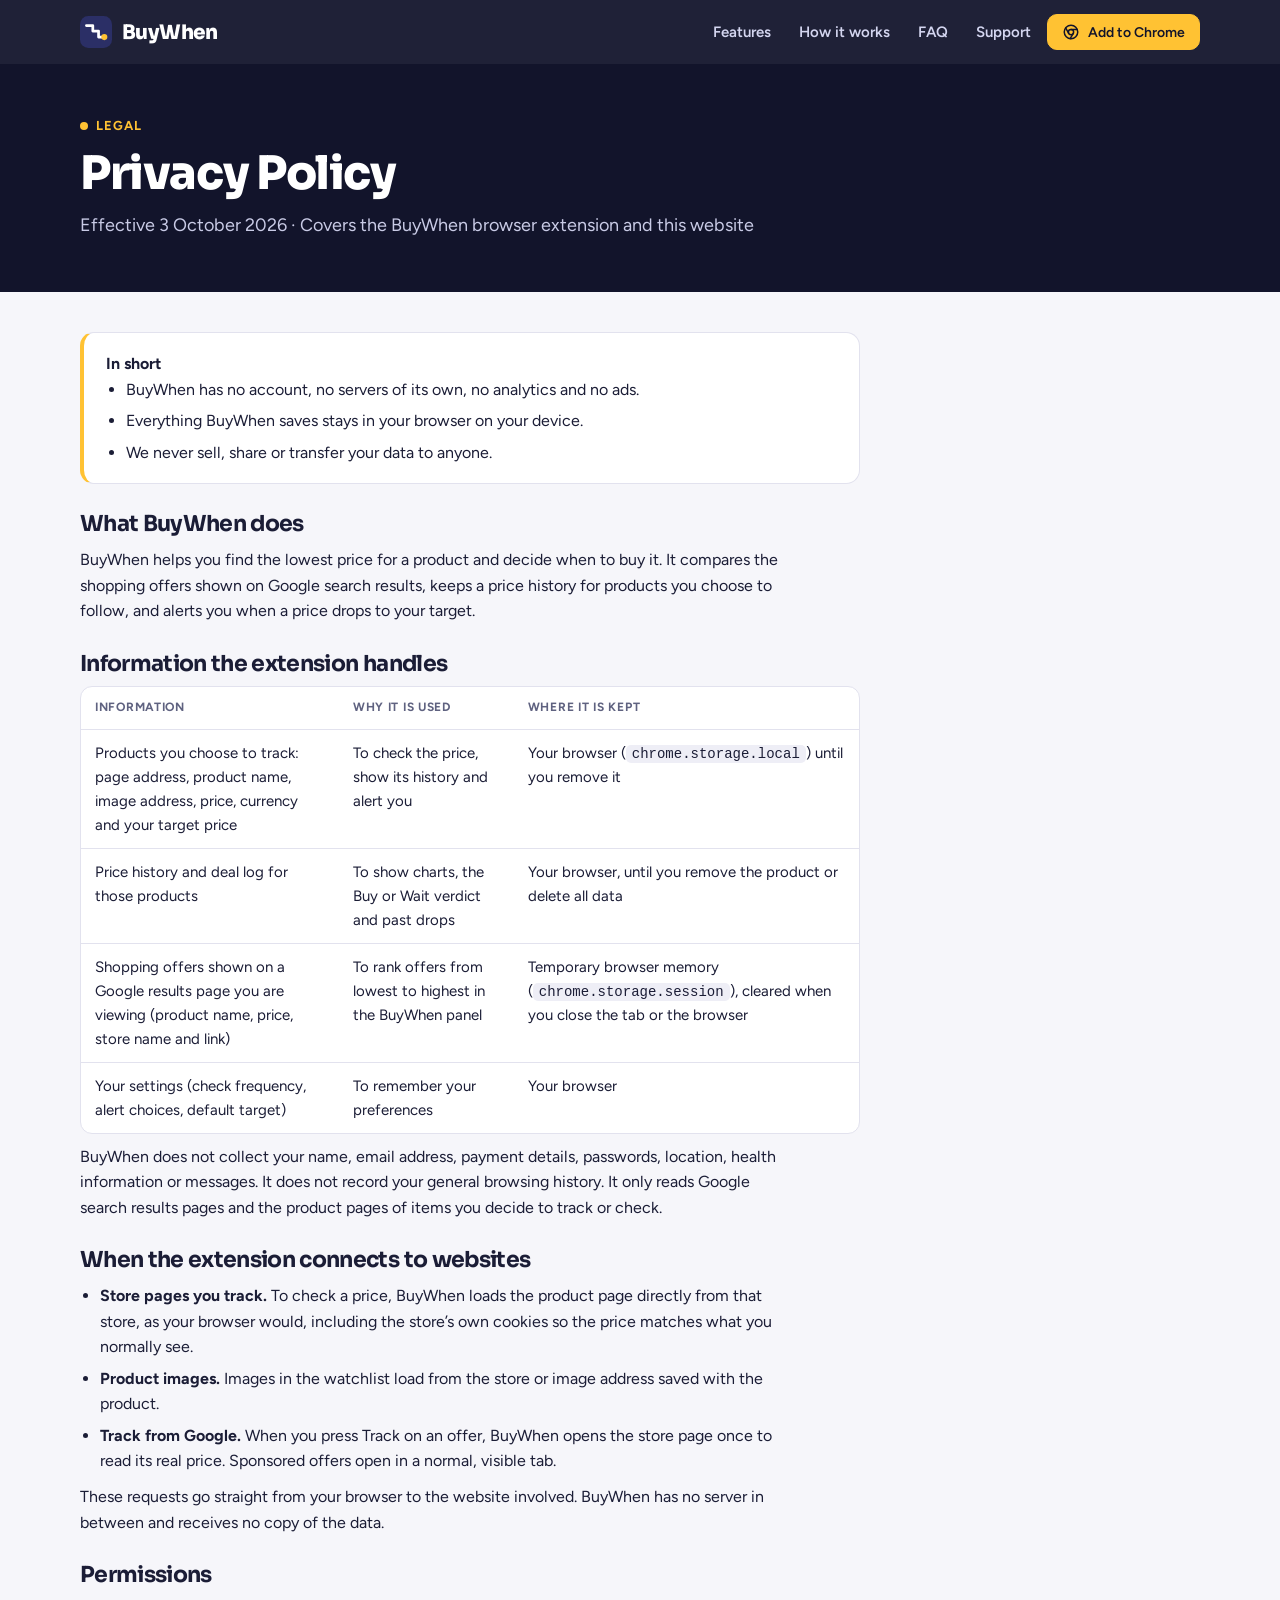
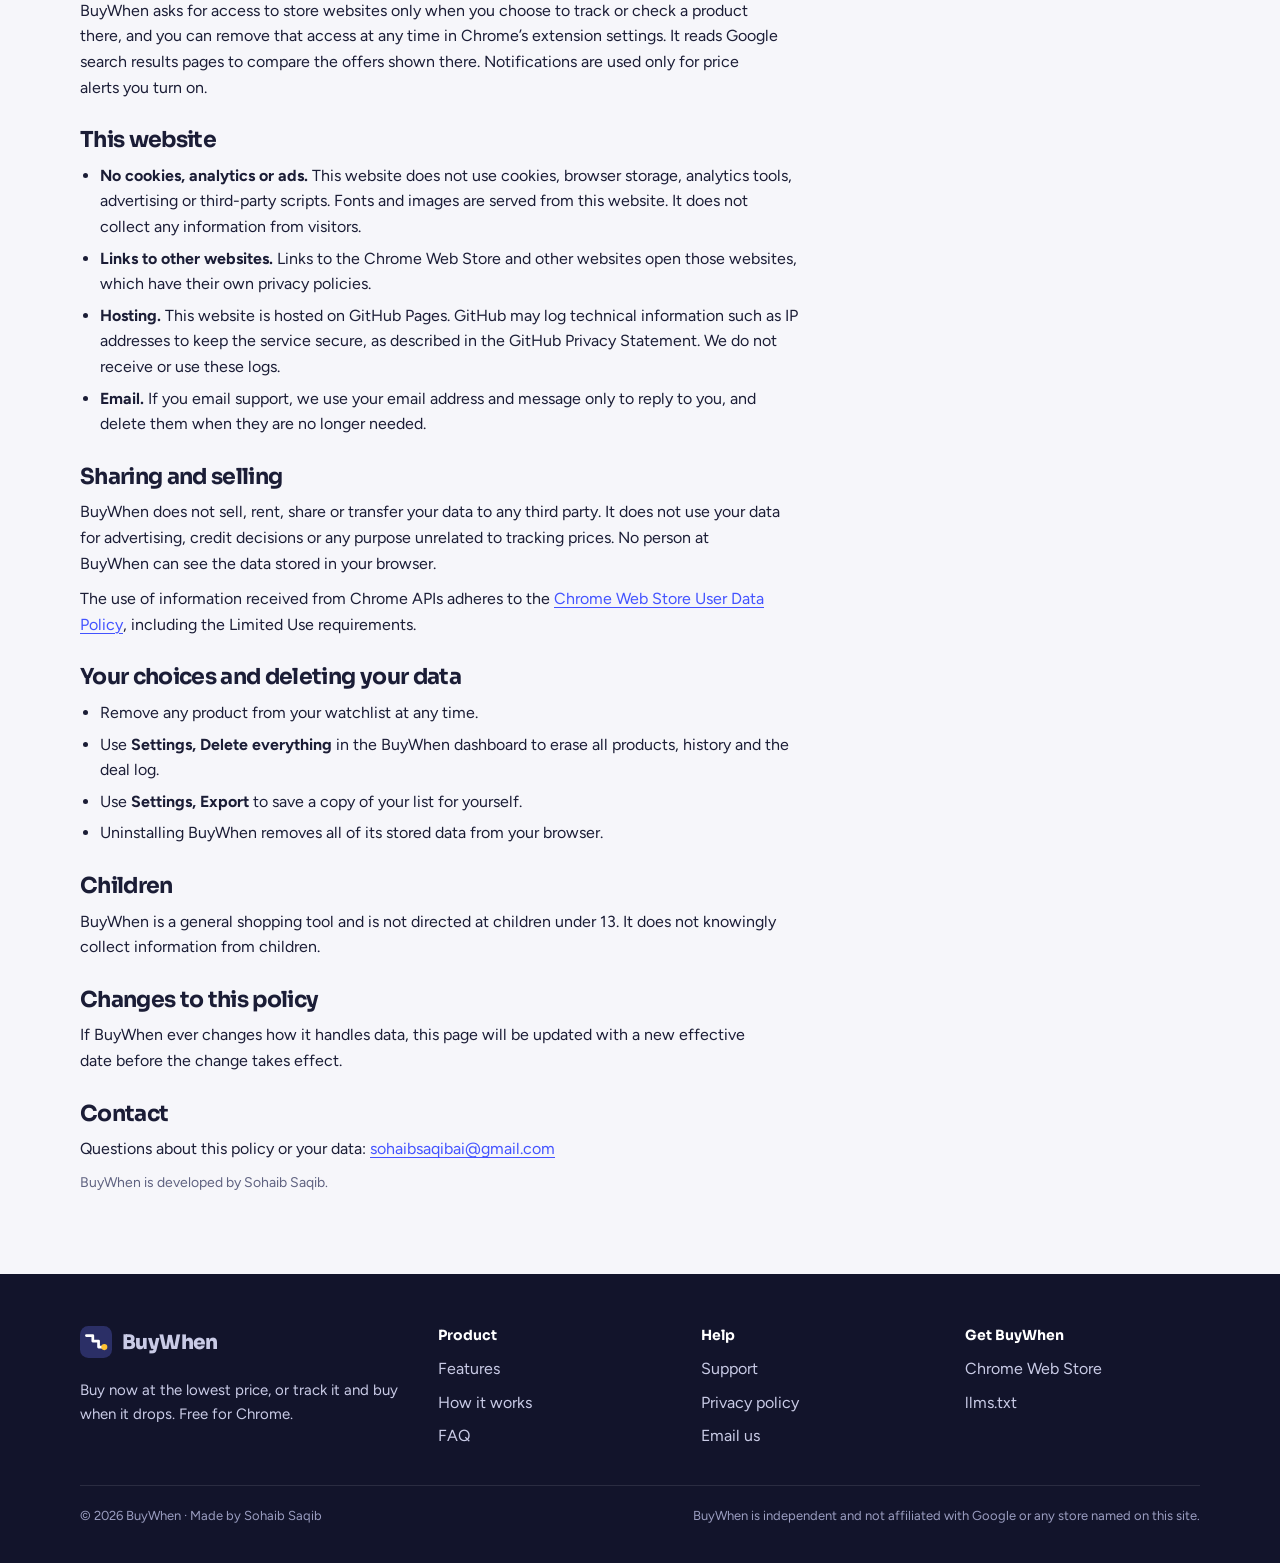
<file: privacy/index.html>
<!doctype html>
<html lang="en">
<head>
<meta charset="utf-8">
<meta name="viewport" content="width=device-width, initial-scale=1">
<title>Privacy Policy | BuyWhen</title>
<meta name="description" content="How BuyWhen handles your data: no account, no servers, no analytics. Your watchlist and price history stay in your browser. Nothing is sold or shared.">
<meta name="robots" content="index, follow">
<link rel="canonical" href="https://buywhen.app/privacy/">
<meta name="theme-color" content="#12142b">
<meta property="og:type" content="website">
<meta property="og:site_name" content="BuyWhen">
<meta property="og:title" content="Privacy Policy | BuyWhen">
<meta property="og:description" content="How BuyWhen handles your data: no account, no servers, no analytics. Your watchlist and price history stay in your browser. Nothing is sold or shared.">
<meta property="og:url" content="https://buywhen.app/privacy/">
<meta property="og:image" content="https://buywhen.app/assets/img/og-image.png">
<meta property="og:image:width" content="1200">
<meta property="og:image:height" content="630">
<meta name="twitter:card" content="summary_large_image">
<meta name="twitter:title" content="Privacy Policy | BuyWhen">
<meta name="twitter:description" content="How BuyWhen handles your data: no account, no servers, no analytics. Your watchlist and price history stay in your browser. Nothing is sold or shared.">
<meta name="twitter:image" content="https://buywhen.app/assets/img/og-image.png">
<link rel="icon" href="../favicon.svg" type="image/svg+xml">
<link rel="icon" href="../assets/img/favicon-32.png" sizes="32x32" type="image/png">
<link rel="apple-touch-icon" href="../assets/img/apple-touch-icon.png">
<link rel="manifest" href="../site.webmanifest">
<link rel="preload" href="../assets/fonts/sora-latin-800-normal.woff2" as="font" type="font/woff2" crossorigin>
<link rel="preload" href="../assets/fonts/figtree-latin-400-normal.woff2" as="font" type="font/woff2" crossorigin>
<link rel="stylesheet" href="../assets/css/site.css">
<link rel="alternate" type="text/plain" title="LLM summary" href="../llms.txt">
</head>
<body>
<a class="skip" href="#main">Skip to content</a>
<header class="top"><div class="wrap">
  <a class="brand" href="../" aria-label="BuyWhen home"><svg viewBox="0 0 100 100" aria-hidden="true"><rect width="100" height="100" rx="26" fill="#2b2f66"/><path d="M20 30H40V47H58V66H70" fill="none" stroke="#fff" stroke-width="8.5" stroke-linecap="round" stroke-linejoin="round"/><circle cx="76" cy="66" r="9.5" fill="#ffc233"/></svg>BuyWhen</a>
  <button class="menu-btn" aria-expanded="false" aria-controls="nav">Menu</button>
  <nav class="nav" id="nav" aria-label="Main">
    <a href="../#two-ways">Features</a>
    <a href="../#how">How it works</a>
    <a href="../#faq">FAQ</a>
    <a href="../support/">Support</a>
    <a class="btn gold sm" data-install href="https://chromewebstore.google.com/detail/bccmhfedgeiignhgkcecakenniikpidk"><svg viewBox="0 0 24 24" fill="none" stroke="currentColor" stroke-width="2" stroke-linecap="round" stroke-linejoin="round" aria-hidden="true"><circle cx="12" cy="12" r="9"/><circle cx="12" cy="12" r="3.5"/><path d="M12 8.5h8.2M8.97 13.75 4.85 6.6M15.03 13.75 10.9 20.9"/></svg>Add to Chrome</a>
  </nav>
</div></header>
<main id="main">
<section class="mast"><div class="wrap">
  <span class="eyebrow">Legal</span>
  <h1>Privacy Policy</h1>
  <p>Effective 3 October 2026 · Covers the BuyWhen browser extension and this website</p>
</div></section>
<div class="wrap" style="padding-block:40px 80px">
<div class="prose">
  <div class="summary"><b>In short</b>
    <ul>
      <li>BuyWhen has no account, no servers of its own, no analytics and no ads.</li>
      <li>Everything BuyWhen saves stays in your browser on your device.</li>
      <li>We never sell, share or transfer your data to anyone.</li>
    </ul>
  </div>

  <section><h2>What BuyWhen does</h2>
    <p>BuyWhen helps you find the lowest price for a product and decide when to buy it. It compares the shopping offers shown on Google search results, keeps a price history for products you choose to follow, and alerts you when a price drops to your target.</p></section>

  <section><h2>Information the extension handles</h2>
    <div class="tbl"><table>
      <thead><tr><th>Information</th><th>Why it is used</th><th>Where it is kept</th></tr></thead>
      <tbody>
        <tr><td>Products you choose to track: page address, product name, image address, price, currency and your target price</td><td>To check the price, show its history and alert you</td><td>Your browser (<code>chrome.storage.local</code>) until you remove it</td></tr>
        <tr><td>Price history and deal log for those products</td><td>To show charts, the Buy or Wait verdict and past drops</td><td>Your browser, until you remove the product or delete all data</td></tr>
        <tr><td>Shopping offers shown on a Google results page you are viewing (product name, price, store name and link)</td><td>To rank offers from lowest to highest in the BuyWhen panel</td><td>Temporary browser memory (<code>chrome.storage.session</code>), cleared when you close the tab or the browser</td></tr>
        <tr><td>Your settings (check frequency, alert choices, default target)</td><td>To remember your preferences</td><td>Your browser</td></tr>
      </tbody>
    </table></div>
    <p>BuyWhen does not collect your name, email address, payment details, passwords, location, health information or messages. It does not record your general browsing history. It only reads Google search results pages and the product pages of items you decide to track or check.</p></section>

  <section><h2>When the extension connects to websites</h2>
    <ul>
      <li><b>Store pages you track.</b> To check a price, BuyWhen loads the product page directly from that store, as your browser would, including the store’s own cookies so the price matches what you normally see.</li>
      <li><b>Product images.</b> Images in the watchlist load from the store or image address saved with the product.</li>
      <li><b>Track from Google.</b> When you press Track on an offer, BuyWhen opens the store page once to read its real price. Sponsored offers open in a normal, visible tab.</li>
    </ul>
    <p>These requests go straight from your browser to the website involved. BuyWhen has no server in between and receives no copy of the data.</p></section>

  <section><h2>Permissions</h2>
    <p>BuyWhen asks for access to store websites only when you choose to track or check a product there, and you can remove that access at any time in Chrome’s extension settings. It reads Google search results pages to compare the offers shown there. Notifications are used only for price alerts you turn on.</p></section>

  <section><h2>This website</h2>
    <ul>
      <li><b>No cookies, analytics or ads.</b> This website does not use cookies, browser storage, analytics tools, advertising or third-party scripts. Fonts and images are served from this website. It does not collect any information from visitors.</li>
      <li><b>Links to other websites.</b> Links to the Chrome Web Store and other websites open those websites, which have their own privacy policies.</li>
      <li><b>Hosting.</b> This website is hosted on GitHub Pages. GitHub may log technical information such as IP addresses to keep the service secure, as described in the GitHub Privacy Statement. We do not receive or use these logs.</li>
      <li><b>Email.</b> If you email support, we use your email address and message only to reply to you, and delete them when they are no longer needed.</li>
    </ul></section>

  <section><h2>Sharing and selling</h2>
    <p>BuyWhen does not sell, rent, share or transfer your data to any third party. It does not use your data for advertising, credit decisions or any purpose unrelated to tracking prices. No person at BuyWhen can see the data stored in your browser.</p>
    <p>The use of information received from Chrome APIs adheres to the <a href="https://developer.chrome.com/docs/webstore/program-policies/" rel="noopener">Chrome Web Store User Data Policy</a>, including the Limited Use requirements.</p></section>

  <section><h2>Your choices and deleting your data</h2>
    <ul>
      <li>Remove any product from your watchlist at any time.</li>
      <li>Use <b>Settings, Delete everything</b> in the BuyWhen dashboard to erase all products, history and the deal log.</li>
      <li>Use <b>Settings, Export</b> to save a copy of your list for yourself.</li>
      <li>Uninstalling BuyWhen removes all of its stored data from your browser.</li>
    </ul></section>

  <section><h2>Children</h2>
    <p>BuyWhen is a general shopping tool and is not directed at children under 13. It does not knowingly collect information from children.</p></section>

  <section><h2>Changes to this policy</h2>
    <p>If BuyWhen ever changes how it handles data, this page will be updated with a new effective date before the change takes effect.</p></section>

  <section><h2>Contact</h2>
    <p>Questions about this policy or your data: <a href="mailto:sohaibsaqibai@gmail.com">sohaibsaqibai@gmail.com</a></p>
    <p class="meta">BuyWhen is developed by Sohaib Saqib.</p></section>
</div>
</div>
</main>
<footer class="foot"><div class="wrap">
  <div class="cols">
    <div>
      <a class="brand" href="../"><svg viewBox="0 0 100 100" aria-hidden="true"><rect width="100" height="100" rx="26" fill="#2b2f66"/><path d="M20 30H40V47H58V66H70" fill="none" stroke="#fff" stroke-width="8.5" stroke-linecap="round" stroke-linejoin="round"/><circle cx="76" cy="66" r="9.5" fill="#ffc233"/></svg>BuyWhen</a>
      <p>Buy now at the lowest price, or track it and buy when it drops. Free for Chrome.</p>
    </div>
    <div><h4>Product</h4><ul>
      <li><a href="../#two-ways">Features</a></li>
      <li><a href="../#how">How it works</a></li>
      <li><a href="../#faq">FAQ</a></li>
    </ul></div>
    <div><h4>Help</h4><ul>
      <li><a href="../support/">Support</a></li>
      <li><a href="../privacy/">Privacy policy</a></li>
      <li><a href="mailto:sohaibsaqibai@gmail.com">Email us</a></li>
    </ul></div>
    <div><h4>Get BuyWhen</h4><ul>
      <li><a data-install href="https://chromewebstore.google.com/detail/bccmhfedgeiignhgkcecakenniikpidk">Chrome Web Store</a></li>
      <li><a href="../llms.txt">llms.txt</a></li>
    </ul></div>
  </div>
  <div class="fine">
    <span>© <span data-year>2026</span> BuyWhen · Made by Sohaib Saqib</span>
    <span>BuyWhen is independent and not affiliated with Google or any store named on this site.</span>
  </div>
</div></footer>
<script type="module" src="../assets/js/site.js"></script>
</body>
</html>
</file>
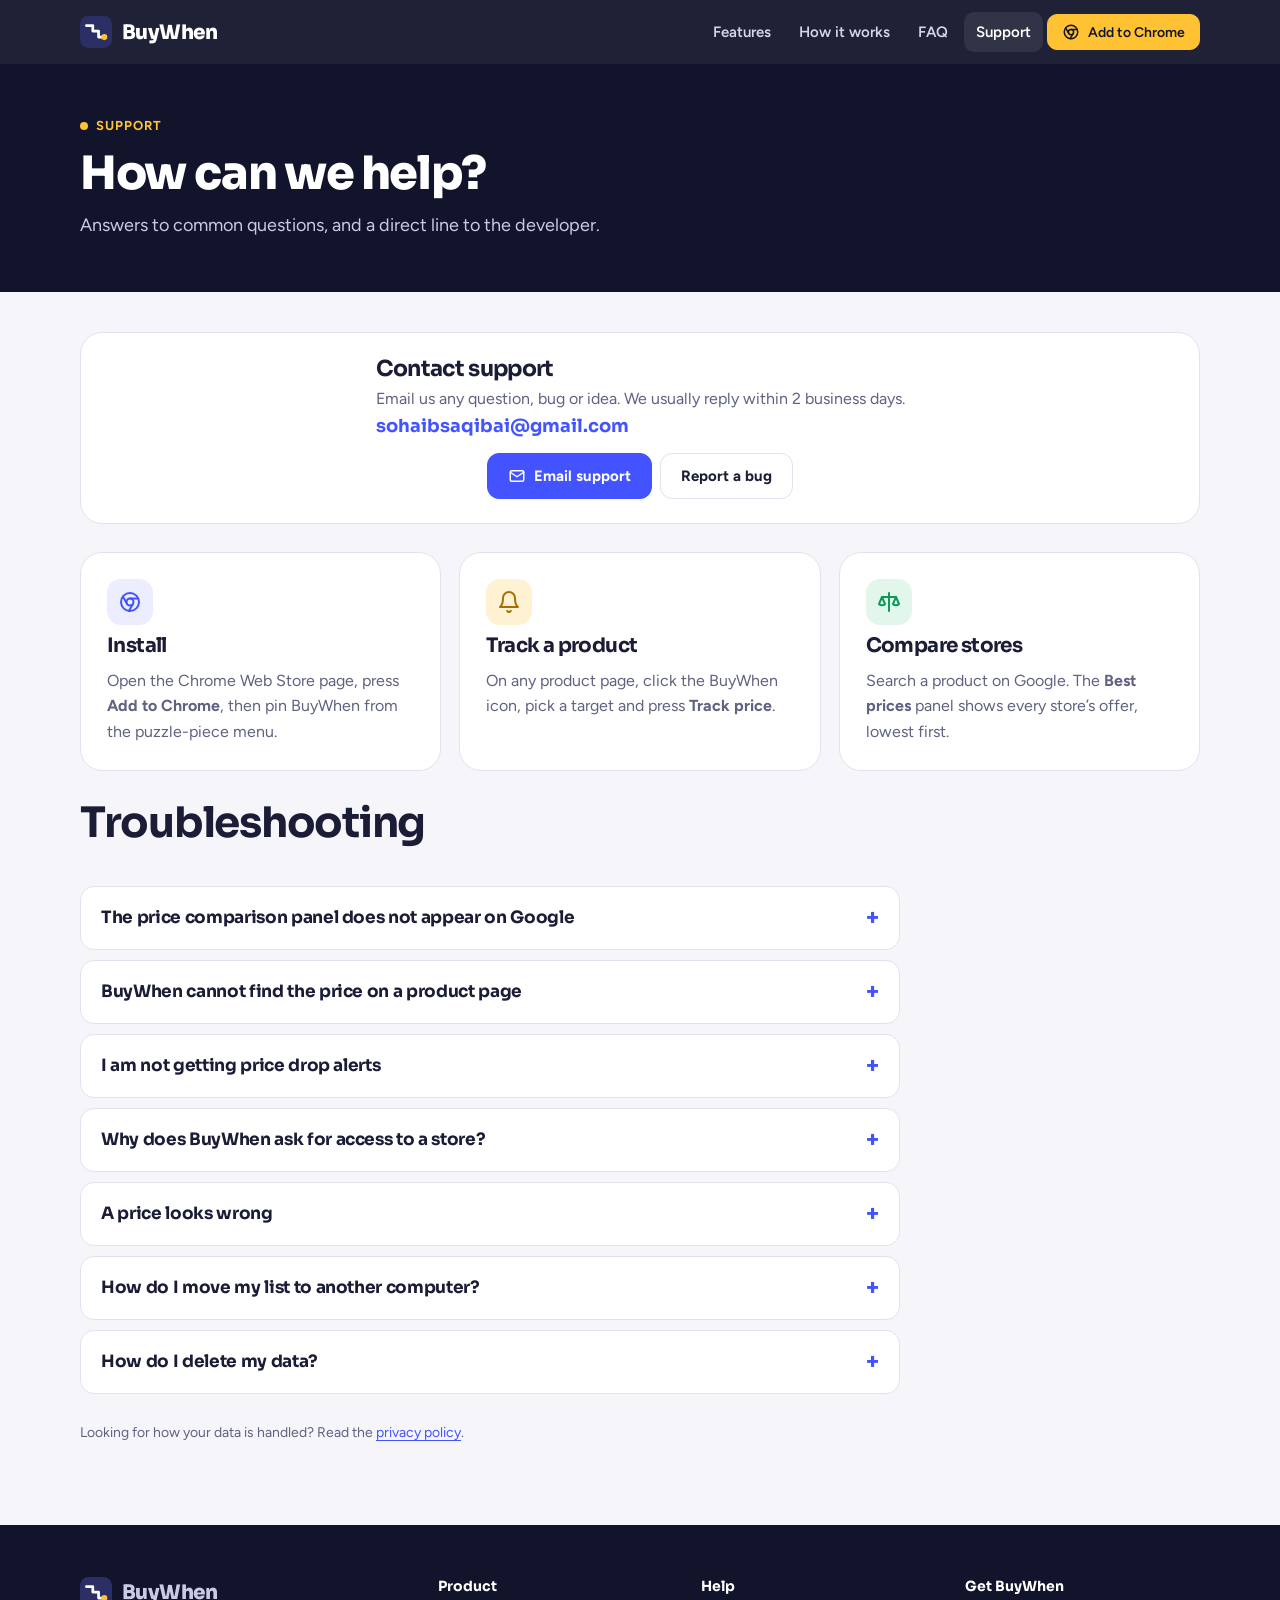
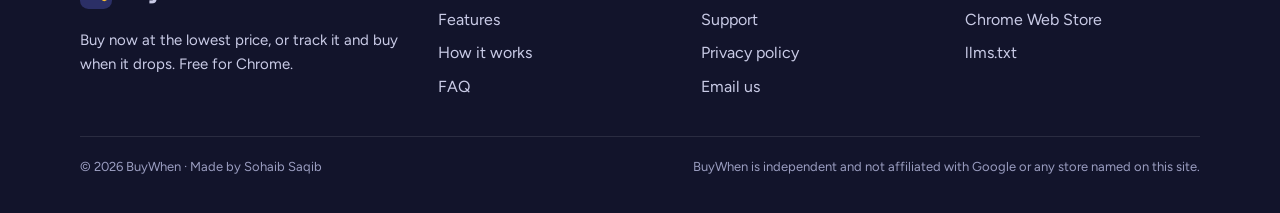
<file: support/index.html>
<!doctype html>
<html lang="en">
<head>
<meta charset="utf-8">
<meta name="viewport" content="width=device-width, initial-scale=1">
<title>BuyWhen Support: Help, Troubleshooting & Contact</title>
<meta name="description" content="Get help with BuyWhen: installing, tracking products, price alerts, store access and deleting your data. Contact the developer by email.">
<meta name="robots" content="index, follow">
<link rel="canonical" href="https://buywhen.app/support/">
<meta name="theme-color" content="#12142b">
<meta property="og:type" content="website">
<meta property="og:site_name" content="BuyWhen">
<meta property="og:title" content="BuyWhen Support: Help, Troubleshooting & Contact">
<meta property="og:description" content="Get help with BuyWhen: installing, tracking products, price alerts, store access and deleting your data. Contact the developer by email.">
<meta property="og:url" content="https://buywhen.app/support/">
<meta property="og:image" content="https://buywhen.app/assets/img/og-image.png">
<meta property="og:image:width" content="1200">
<meta property="og:image:height" content="630">
<meta name="twitter:card" content="summary_large_image">
<meta name="twitter:title" content="BuyWhen Support: Help, Troubleshooting & Contact">
<meta name="twitter:description" content="Get help with BuyWhen: installing, tracking products, price alerts, store access and deleting your data. Contact the developer by email.">
<meta name="twitter:image" content="https://buywhen.app/assets/img/og-image.png">
<link rel="icon" href="../favicon.svg" type="image/svg+xml">
<link rel="icon" href="../assets/img/favicon-32.png" sizes="32x32" type="image/png">
<link rel="apple-touch-icon" href="../assets/img/apple-touch-icon.png">
<link rel="manifest" href="../site.webmanifest">
<link rel="preload" href="../assets/fonts/sora-latin-800-normal.woff2" as="font" type="font/woff2" crossorigin>
<link rel="preload" href="../assets/fonts/figtree-latin-400-normal.woff2" as="font" type="font/woff2" crossorigin>
<link rel="stylesheet" href="../assets/css/site.css">
<link rel="alternate" type="text/plain" title="LLM summary" href="../llms.txt">
<script type="application/ld+json">{"@context": "https://schema.org", "@type": "FAQPage", "mainEntity": [{"@type": "Question", "name": "The price comparison panel does not appear on Google", "acceptedAnswer": {"@type": "Answer", "text": "Make sure you are on a Google search results page (google.com/search or your country’s Google) and that the search shows shopping offers. Check that “Show panel on Google” is on in BuyWhen Dashboard → Settings. If you minimised the panel, click the small “offers from …” pill to open it again."}}, {"@type": "Question", "name": "BuyWhen cannot find the price on a product page", "acceptedAnswer": {"@type": "Answer", "text": "Click the BuyWhen icon and choose “Pick price on page”, then click the price. You can also right-click the page and choose “BuyWhen: pick a price”. BuyWhen remembers the spot for future checks."}}, {"@type": "Question", "name": "I am not getting price drop alerts", "acceptedAnswer": {"@type": "Answer", "text": "Check that notifications are allowed for Chrome in your computer’s settings, and that alerts are on in Dashboard → Settings. Chrome must be running for background checks. If a product shows “Allow access”, click it so BuyWhen can check that store."}}, {"@type": "Question", "name": "Why does BuyWhen ask for access to a store?", "acceptedAnswer": {"@type": "Answer", "text": "To check a price in the background, Chrome needs your permission for that store’s website. BuyWhen asks per store, only when you track something there. You can remove access in chrome://extensions → BuyWhen → Details."}}, {"@type": "Question", "name": "A price looks wrong", "acceptedAnswer": {"@type": "Answer", "text": "Open the product and press “Check now” in the BuyWhen popup. If it is still wrong, use “Pick price on page” to choose the correct price. Some stores show different prices by location, login or currency."}}, {"@type": "Question", "name": "How do I move my list to another computer?", "acceptedAnswer": {"@type": "Answer", "text": "In Dashboard → Settings press Export to save a backup file, then press Import on the other computer. The same works for the web price tracker on this site."}}, {"@type": "Question", "name": "How do I delete my data?", "acceptedAnswer": {"@type": "Answer", "text": "Remove products one by one, or use Dashboard → Settings → Delete everything. Uninstalling BuyWhen also removes all of its data from your browser."}}]}</script>
</head>
<body>
<a class="skip" href="#main">Skip to content</a>
<header class="top"><div class="wrap">
  <a class="brand" href="../" aria-label="BuyWhen home"><svg viewBox="0 0 100 100" aria-hidden="true"><rect width="100" height="100" rx="26" fill="#2b2f66"/><path d="M20 30H40V47H58V66H70" fill="none" stroke="#fff" stroke-width="8.5" stroke-linecap="round" stroke-linejoin="round"/><circle cx="76" cy="66" r="9.5" fill="#ffc233"/></svg>BuyWhen</a>
  <button class="menu-btn" aria-expanded="false" aria-controls="nav">Menu</button>
  <nav class="nav" id="nav" aria-label="Main">
    <a href="../#two-ways">Features</a>
    <a href="../#how">How it works</a>
    <a href="../#faq">FAQ</a>
    <a href="../support/" aria-current="page">Support</a>
    <a class="btn gold sm" data-install href="https://chromewebstore.google.com/detail/bccmhfedgeiignhgkcecakenniikpidk"><svg viewBox="0 0 24 24" fill="none" stroke="currentColor" stroke-width="2" stroke-linecap="round" stroke-linejoin="round" aria-hidden="true"><circle cx="12" cy="12" r="9"/><circle cx="12" cy="12" r="3.5"/><path d="M12 8.5h8.2M8.97 13.75 4.85 6.6M15.03 13.75 10.9 20.9"/></svg>Add to Chrome</a>
  </nav>
</div></header>
<main id="main">
<section class="mast"><div class="wrap">
  <span class="eyebrow">Support</span>
  <h1>How can we help?</h1>
  <p>Answers to common questions, and a direct line to the developer.</p>
</div></section>
<div class="wrap" style="padding-block:40px 80px;display:flex;flex-direction:column;gap:28px">
  <div class="panel contact-card">
    <div style="display:flex;flex-direction:column;gap:4px">
      <h2>Contact support</h2>
      <p class="sub">Email us any question, bug or idea. We usually reply within 2 business days.</p>
      <span class="mail">sohaibsaqibai@gmail.com</span>
    </div>
    <div class="chips">
      <a class="btn primary" href="mailto:sohaibsaqibai@gmail.com?subject=BuyWhen%20support"><svg viewBox="0 0 24 24" fill="none" stroke="currentColor" stroke-width="2" stroke-linecap="round" stroke-linejoin="round" aria-hidden="true"><rect x="3" y="5" width="18" height="14" rx="2"/><path d="m3 7 9 6 9-6"/></svg>Email support</a>
      <a class="btn" href="mailto:sohaibsaqibai@gmail.com?subject=BuyWhen%20bug%20report&body=What%20happened%3A%0A%0AStore%20or%20page%20address%3A%0A%0AChrome%20version%3A%0A%0ABuyWhen%20version%3A%0A">Report a bug</a>
    </div>
  </div>
  <div class="grid c3">
    <article class="card"><span class="ico"><svg viewBox="0 0 24 24" fill="none" stroke="currentColor" stroke-width="2" stroke-linecap="round" stroke-linejoin="round" aria-hidden="true"><circle cx="12" cy="12" r="9"/><circle cx="12" cy="12" r="3.5"/><path d="M12 8.5h8.2M8.97 13.75 4.85 6.6M15.03 13.75 10.9 20.9"/></svg></span><h3>Install</h3><p>Open the Chrome Web Store page, press <b>Add to Chrome</b>, then pin BuyWhen from the puzzle-piece menu.</p></article>
    <article class="card"><span class="ico gold"><svg viewBox="0 0 24 24" fill="none" stroke="currentColor" stroke-width="2" stroke-linecap="round" stroke-linejoin="round" aria-hidden="true"><path d="M6 8a6 6 0 1 1 12 0c0 7 3 9 3 9H3s3-2 3-9"/><path d="M10.3 21a1.94 1.94 0 0 0 3.4 0"/></svg></span><h3>Track a product</h3><p>On any product page, click the BuyWhen icon, pick a target and press <b>Track price</b>.</p></article>
    <article class="card"><span class="ico green"><svg viewBox="0 0 24 24" fill="none" stroke="currentColor" stroke-width="2" stroke-linecap="round" stroke-linejoin="round" aria-hidden="true"><path d="M12 3v18"/><path d="M5 7h14"/><path d="m5 7-3 7a4 4 0 0 0 6 0L5 7z"/><path d="m19 7-3 7a4 4 0 0 0 6 0l-3-7z"/></svg></span><h3>Compare stores</h3><p>Search a product on Google. The <b>Best prices</b> panel shows every store’s offer, lowest first.</p></article>
  </div>
  <section>
    <div class="head"><h2>Troubleshooting</h2></div>
    <div class="faq" style="margin:0">
      <details><summary>The price comparison panel does not appear on Google</summary><p>Make sure you are on a Google search results page (google.com/search or your country’s Google) and that the search shows shopping offers. Check that “Show panel on Google” is on in BuyWhen Dashboard → Settings. If you minimised the panel, click the small “offers from …” pill to open it again.</p></details><details><summary>BuyWhen cannot find the price on a product page</summary><p>Click the BuyWhen icon and choose “Pick price on page”, then click the price. You can also right-click the page and choose “BuyWhen: pick a price”. BuyWhen remembers the spot for future checks.</p></details><details><summary>I am not getting price drop alerts</summary><p>Check that notifications are allowed for Chrome in your computer’s settings, and that alerts are on in Dashboard → Settings. Chrome must be running for background checks. If a product shows “Allow access”, click it so BuyWhen can check that store.</p></details><details><summary>Why does BuyWhen ask for access to a store?</summary><p>To check a price in the background, Chrome needs your permission for that store’s website. BuyWhen asks per store, only when you track something there. You can remove access in chrome://extensions → BuyWhen → Details.</p></details><details><summary>A price looks wrong</summary><p>Open the product and press “Check now” in the BuyWhen popup. If it is still wrong, use “Pick price on page” to choose the correct price. Some stores show different prices by location, login or currency.</p></details><details><summary>How do I move my list to another computer?</summary><p>In Dashboard → Settings press Export to save a backup file, then press Import on the other computer. The same works for the web price tracker on this site.</p></details><details><summary>How do I delete my data?</summary><p>Remove products one by one, or use Dashboard → Settings → Delete everything. Uninstalling BuyWhen also removes all of its data from your browser.</p></details>
    </div>
  </section>
  <p class="meta">Looking for how your data is handled? Read the <a href="../privacy/">privacy policy</a>.</p>
</div>
</main>
<footer class="foot"><div class="wrap">
  <div class="cols">
    <div>
      <a class="brand" href="../"><svg viewBox="0 0 100 100" aria-hidden="true"><rect width="100" height="100" rx="26" fill="#2b2f66"/><path d="M20 30H40V47H58V66H70" fill="none" stroke="#fff" stroke-width="8.5" stroke-linecap="round" stroke-linejoin="round"/><circle cx="76" cy="66" r="9.5" fill="#ffc233"/></svg>BuyWhen</a>
      <p>Buy now at the lowest price, or track it and buy when it drops. Free for Chrome.</p>
    </div>
    <div><h4>Product</h4><ul>
      <li><a href="../#two-ways">Features</a></li>
      <li><a href="../#how">How it works</a></li>
      <li><a href="../#faq">FAQ</a></li>
    </ul></div>
    <div><h4>Help</h4><ul>
      <li><a href="../support/">Support</a></li>
      <li><a href="../privacy/">Privacy policy</a></li>
      <li><a href="mailto:sohaibsaqibai@gmail.com">Email us</a></li>
    </ul></div>
    <div><h4>Get BuyWhen</h4><ul>
      <li><a data-install href="https://chromewebstore.google.com/detail/bccmhfedgeiignhgkcecakenniikpidk">Chrome Web Store</a></li>
      <li><a href="../llms.txt">llms.txt</a></li>
    </ul></div>
  </div>
  <div class="fine">
    <span>© <span data-year>2026</span> BuyWhen · Made by Sohaib Saqib</span>
    <span>BuyWhen is independent and not affiliated with Google or any store named on this site.</span>
  </div>
</div></footer>
<script type="module" src="../assets/js/site.js"></script>
</body>
</html>
</file>
<file: assets/css/site.css>
/* BuyWhen website: shared styles. Brand tokens match the extension (src/ui/brand.css). */
@font-face { font-family: "Sora"; font-weight: 700; font-display: swap; src: url("../fonts/sora-latin-700-normal.woff2") format("woff2"); }
@font-face { font-family: "Sora"; font-weight: 800; font-display: swap; src: url("../fonts/sora-latin-800-normal.woff2") format("woff2"); }
@font-face { font-family: "Figtree"; font-weight: 400; font-display: swap; src: url("../fonts/figtree-latin-400-normal.woff2") format("woff2"); }
@font-face { font-family: "Figtree"; font-weight: 500; font-display: swap; src: url("../fonts/figtree-latin-500-normal.woff2") format("woff2"); }
@font-face { font-family: "Figtree"; font-weight: 600; font-display: swap; src: url("../fonts/figtree-latin-600-normal.woff2") format("woff2"); }
@font-face { font-family: "Figtree"; font-weight: 700; font-display: swap; src: url("../fonts/figtree-latin-700-normal.woff2") format("woff2"); }

:root {
  --ink: #12142b; --ink-2: #1d2042; --ink-3: #2b2f66;
  --bg: #f6f6fa; --surface: #ffffff; --surface-2: #eeeef6;
  --text: #1b1d36; --muted: #5f6280; --line: #e2e2ee;
  --brand: #4353ff; --brand-ink: #ffffff; --brand-soft: #eceeff;
  --gold: #ffc233; --buy: #0c9a57; --buy-soft: #e3f6ec; --wait: #e0590f; --wait-soft: #fdeee4;
  --fair: #4a5170; --fair-soft: #edeef4; --danger: #d23b3b;
  --f-display: "Sora", "Figtree", system-ui, sans-serif;
  --f-body: "Figtree", system-ui, -apple-system, "Segoe UI", Roboto, sans-serif;
  --r: 14px; --r-lg: 22px;
  --shadow: 0 1px 2px rgba(18,20,43,.06), 0 8px 28px rgba(18,20,43,.08);
  --wrap: 1160px;
  color-scheme: light;
}
@media (prefers-color-scheme: dark) { :root:not([data-theme="light"]) {
  --bg: #0b0c1c; --surface: #14162c; --surface-2: #1b1e3a; --text: #e8e9f5; --muted: #a2a4c2; --line: #2a2d4a;
  --brand: #7c87ff; --brand-soft: #23264d; --buy: #34c983; --buy-soft: #12301f; --wait: #ff8a4c; --wait-soft: #3a2113;
  --fair: #b8bbd6; --fair-soft: #23253d; --shadow: 0 1px 2px rgba(0,0,0,.3), 0 10px 30px rgba(0,0,0,.35); color-scheme: dark } }
:root[data-theme="dark"] {
  --bg: #0b0c1c; --surface: #14162c; --surface-2: #1b1e3a; --text: #e8e9f5; --muted: #a2a4c2; --line: #2a2d4a;
  --brand: #7c87ff; --brand-soft: #23264d; --buy: #34c983; --buy-soft: #12301f; --wait: #ff8a4c; --wait-soft: #3a2113;
  --fair: #b8bbd6; --fair-soft: #23253d; --shadow: 0 1px 2px rgba(0,0,0,.3), 0 10px 30px rgba(0,0,0,.35); color-scheme: dark }

*, *::before, *::after { box-sizing: border-box; }
html { -webkit-text-size-adjust: 100%; scroll-behavior: smooth; }
body { margin: 0; background: var(--bg); color: var(--text); font: 16px/1.6 var(--f-body); overflow-x: hidden; }
img, svg { max-width: 100%; display: block; }
a { color: var(--brand); text-underline-offset: 3px; }
[hidden] { display: none !important; }
h1, h2, h3 { font-family: var(--f-display); letter-spacing: -.03em; line-height: 1.12; margin: 0; text-wrap: balance; }
p { margin: 0; }
.wrap { max-width: var(--wrap); margin: 0 auto; padding-inline: 20px; }
.sr { position: absolute; width: 1px; height: 1px; overflow: hidden; clip: rect(0 0 0 0); white-space: nowrap; }
.skip { position: absolute; left: -999px; top: 8px; background: var(--brand); color: #fff; padding: 8px 14px; border-radius: 8px; z-index: 50; }
.skip:focus { left: 12px; }
:focus-visible { outline: 3px solid var(--gold); outline-offset: 2px; border-radius: 6px; }

/* ---------- Header ---------- */
.top { position: sticky; top: 0; z-index: 20; background: color-mix(in srgb, var(--ink) 94%, transparent); backdrop-filter: blur(10px); color: #fff; }
.top .wrap { display: flex; align-items: center; gap: 18px; min-height: 64px; }
.brand { display: inline-flex; align-items: center; gap: 10px; color: #fff; text-decoration: none; font: 800 20px var(--f-display); letter-spacing: -.03em; }
.brand svg { width: 32px; height: 32px; }
.nav { display: flex; gap: 4px; margin-left: auto; align-items: center; }
.nav a { color: #d4d6f0; text-decoration: none; font-weight: 600; font-size: 15px; padding: 8px 12px; border-radius: 10px; }
.nav a:hover, .nav a[aria-current="page"] { color: #fff; background: rgba(255,255,255,.08); }
.menu-btn { display: none; margin-left: auto; background: transparent; border: 1px solid rgba(255,255,255,.2); color: #fff; border-radius: 10px; padding: 7px 10px; font: 600 14px var(--f-body); cursor: pointer; }
@media (max-width: 860px) {
  .menu-btn { display: inline-flex; }
  .nav { display: none; position: absolute; left: 0; right: 0; top: 64px; flex-direction: column; align-items: stretch; background: var(--ink); padding: 8px 16px 16px; gap: 2px; }
  .nav.open { display: flex; }
  .nav .btn { margin-top: 6px; justify-content: center; }
}

/* ---------- Buttons & fields ---------- */
.btn { display: inline-flex; align-items: center; justify-content: center; gap: 8px; min-height: 46px; padding: 0 20px; border-radius: 12px; border: 1px solid var(--line); background: var(--surface); color: var(--text); font: 700 15px var(--f-body); text-decoration: none; cursor: pointer; white-space: nowrap; transition: transform .15s, box-shadow .15s, background .15s; }
.btn:hover { transform: translateY(-1px); box-shadow: var(--shadow); }
.btn svg { width: 18px; height: 18px; flex: none; }
.btn.primary { background: var(--brand); border-color: var(--brand); color: #fff; }
.btn.gold { background: var(--gold); border-color: var(--gold); color: var(--ink); }
.btn.ghost-dark { background: transparent; color: #fff; border-color: rgba(255,255,255,.25); }
.btn.sm { min-height: 36px; padding: 0 14px; font-size: 14px; border-radius: 10px; }
.btn.danger { color: var(--danger); }
.field { display: flex; flex-direction: column; gap: 6px; font-weight: 600; font-size: 14px; color: var(--muted); }
.input, select.input { width: 100%; min-height: 46px; border-radius: 12px; border: 1px solid var(--line); background: var(--surface); color: var(--text); font: 500 16px var(--f-body); padding: 0 14px; }
.input:focus { outline: none; border-color: var(--brand); box-shadow: 0 0 0 4px color-mix(in srgb, var(--brand) 22%, transparent); }

/* ---------- Search box (hero + search page) ---------- */
.search { display: flex; gap: 8px; background: var(--surface); border-radius: 18px; padding: 8px; box-shadow: 0 20px 50px rgba(0,0,0,.25); border: 1px solid var(--line); }
.search .input { border: 0; min-height: 52px; font-size: 17px; background: transparent; }
.search .input:focus { box-shadow: none; }
.search select.input { width: auto; max-width: 150px; border-left: 1px solid var(--line); border-radius: 0; font-size: 15px; }
.search .btn { min-height: 52px; }
@media (max-width: 640px) {
  .search { flex-wrap: wrap; }
  .search .input[type="search"] { flex: 1 1 100%; }
  .search select.input { flex: 1 1 100%; border-left: 0; border-top: 1px solid var(--line); max-width: none; }
  .search .btn { flex: 1 1 100%; }
}

/* ---------- Hero ---------- */
.hero { background: radial-gradient(1200px 500px at 85% -10%, #2b2f66 0%, transparent 60%), var(--ink); color: #fff; padding-block: 64px 80px; overflow: hidden; }
.hero .wrap { display: grid; grid-template-columns: 1.05fr .95fr; gap: 48px; align-items: center; }
.eyebrow { display: inline-flex; align-items: center; gap: 8px; font-weight: 700; font-size: 13px; letter-spacing: .08em; text-transform: uppercase; color: var(--gold); }
.eyebrow::before { content: ""; width: 8px; height: 8px; border-radius: 50%; background: var(--gold); }
.hero h1 { font-size: clamp(36px, 5.6vw, 62px); font-weight: 800; margin-top: 14px; }
.hero h1 em { font-style: normal; color: var(--gold); }
.hero .lede { color: #c9cbe6; font-size: 19px; margin-top: 18px; max-width: 54ch; }
.hero form { margin-top: 28px; }
.hero .hint { color: #a9acd0; font-size: 14px; margin-top: 12px; }
.hero .cta { display: flex; flex-wrap: wrap; gap: 12px; margin-top: 24px; }
.hero-art { position: relative; }
.hero-art img { border-radius: 18px; box-shadow: 0 30px 80px rgba(0,0,0,.45); border: 1px solid rgba(255,255,255,.08); }
.trust { display: flex; flex-wrap: wrap; gap: 18px; margin-top: 22px; color: #c9cbe6; font-size: 14px; }
.trust span { display: inline-flex; align-items: center; gap: 6px; }
.trust svg { width: 16px; height: 16px; color: var(--gold); }
@media (max-width: 960px) { .hero .wrap { grid-template-columns: 1fr; } .hero { padding-block: 44px 56px; } }

/* ---------- Sections ---------- */
section.band { padding-block: 84px; }
section.band.alt { background: var(--surface); border-block: 1px solid var(--line); }
.head { max-width: 720px; display: flex; flex-direction: column; gap: 12px; margin-bottom: 40px; }
.head.center { margin-inline: auto; text-align: center; align-items: center; }
.head h2 { font-size: clamp(28px, 3.6vw, 42px); }
.head p { color: var(--muted); font-size: 18px; }
.kicker { color: var(--brand); font-weight: 700; font-size: 13px; letter-spacing: .08em; text-transform: uppercase; }

.grid { display: grid; gap: 18px; }
.grid.c3 { grid-template-columns: repeat(3, 1fr); }
.grid.c2 { grid-template-columns: repeat(2, 1fr); }
@media (max-width: 900px) { .grid.c3, .grid.c2 { grid-template-columns: 1fr; } }
.card { background: var(--surface); border: 1px solid var(--line); border-radius: var(--r-lg); padding: 26px; display: flex; flex-direction: column; gap: 10px; }
.alt .card { background: var(--bg); }
.card h3 { font-size: 20px; }
.card p { color: var(--muted); }
.ico { width: 46px; height: 46px; border-radius: 14px; display: grid; place-items: center; background: var(--brand-soft); color: var(--brand); }
.ico svg { width: 24px; height: 24px; }
.ico.gold { background: color-mix(in srgb, var(--gold) 22%, transparent); color: #a86f00; }
.ico.green { background: var(--buy-soft); color: var(--buy); }

/* Steps */
.steps { counter-reset: s; display: grid; grid-template-columns: repeat(3, 1fr); gap: 18px; }
.steps li { list-style: none; counter-increment: s; position: relative; padding: 26px; padding-top: 70px; border-radius: var(--r-lg); background: var(--surface); border: 1px solid var(--line); }
.steps li::before { content: counter(s); position: absolute; top: 22px; left: 26px; width: 36px; height: 36px; border-radius: 50%; display: grid; place-items: center; background: var(--ink); color: var(--gold); font: 800 16px var(--f-display); }
.steps h3 { font-size: 19px; margin-bottom: 6px; }
.steps p { color: var(--muted); }
ol.steps { padding: 0; margin: 0; }
@media (max-width: 900px) { .steps { grid-template-columns: 1fr; } }

/* Showcase (alternating screenshots) */
.show { display: grid; grid-template-columns: 1fr 1.15fr; gap: 48px; align-items: center; }
.show + .show { margin-top: 72px; }
.show.flip .show-text { order: 2; }
.show-text { display: flex; flex-direction: column; gap: 14px; }
.show-text h3 { font-size: clamp(24px, 2.8vw, 32px); }
.show-text p { color: var(--muted); font-size: 17px; }
.show-text ul { margin: 0; padding: 0; list-style: none; display: flex; flex-direction: column; gap: 8px; }
.show-text li { display: flex; gap: 10px; align-items: flex-start; }
.show-text li svg { width: 20px; height: 20px; color: var(--buy); flex: none; margin-top: 3px; }
.show img { border-radius: 18px; border: 1px solid var(--line); box-shadow: var(--shadow); width: 100%; height: auto; }
@media (max-width: 900px) { .show { grid-template-columns: 1fr; gap: 24px; } .show.flip .show-text { order: 0; } }

/* Verdict chips */
.verdicts { display: grid; grid-template-columns: repeat(4, 1fr); gap: 14px; }
.v { border-radius: var(--r); padding: 18px; display: flex; flex-direction: column; gap: 6px; border: 1px solid var(--line); background: var(--surface); }
.v b { font-family: var(--f-display); font-size: 17px; }
.v p { color: var(--muted); font-size: 15px; }
.pill { display: inline-flex; align-items: center; gap: 6px; align-self: flex-start; padding: 3px 10px; border-radius: 999px; font: 700 13px var(--f-body); }
.pill.buy { background: var(--buy-soft); color: var(--buy); }
.pill.wait { background: var(--wait-soft); color: var(--wait); }
.pill.fair { background: var(--fair-soft); color: var(--fair); }
.pill.tracking { background: var(--brand-soft); color: var(--brand); }
.pill.unknown { background: var(--fair-soft); color: var(--muted); }
@media (max-width: 900px) { .verdicts { grid-template-columns: 1fr 1fr; } }
@media (max-width: 520px) { .verdicts { grid-template-columns: 1fr; } }

/* FAQ */
.faq { max-width: 820px; margin: 0 auto; display: flex; flex-direction: column; gap: 10px; }
.faq details { background: var(--surface); border: 1px solid var(--line); border-radius: var(--r); padding: 4px 20px; }
.faq summary { cursor: pointer; font: 700 17px var(--f-display); letter-spacing: -.02em; padding-block: 16px; list-style: none; display: flex; justify-content: space-between; gap: 16px; }
.faq summary::-webkit-details-marker { display: none; }
.faq summary::after { content: "+"; color: var(--brand); font-size: 22px; line-height: 1; }
.faq details[open] summary::after { content: "–"; }
.faq details p { color: var(--muted); padding-bottom: 18px; }

/* CTA band */
.cta-band { background: var(--ink); color: #fff; border-radius: 28px; padding: 48px; display: flex; flex-wrap: wrap; gap: 24px; align-items: center; justify-content: space-between; position: relative; overflow: hidden; }
.cta-band h2 { font-size: clamp(26px, 3.4vw, 38px); }
.cta-band p { color: #c9cbe6; margin-top: 8px; }
.cta-band .row { display: flex; gap: 12px; flex-wrap: wrap; }
@media (max-width: 640px) { .cta-band { padding: 30px 22px; } }

/* ---------- Page masthead (inner pages) ---------- */
.mast { background: var(--ink); color: #fff; padding-block: 48px 52px; }
.mast h1 { font-size: clamp(30px, 4.6vw, 46px); font-weight: 800; margin-top: 10px; }
.mast p { color: #c9cbe6; font-size: 18px; margin-top: 12px; max-width: 64ch; }
.mast .search { margin-top: 26px; max-width: 860px; }
main.page { padding-block: 44px 80px; }

/* Prose (privacy) */
.prose { max-width: 780px; display: flex; flex-direction: column; gap: 28px; }
.prose section { display: flex; flex-direction: column; gap: 10px; }
.prose h2 { font-size: 22px; }
.prose p, .prose li { max-width: 70ch; }
.prose ul { margin: 0; padding-left: 20px; display: flex; flex-direction: column; gap: 6px; }
.summary { background: var(--surface); border: 1px solid var(--line); border-left: 4px solid var(--gold); border-radius: var(--r); padding: 18px 22px; }
.tbl { overflow-x: auto; border: 1px solid var(--line); border-radius: 12px; background: var(--surface); }
table { border-collapse: collapse; width: 100%; min-width: 560px; font-size: 15px; }
th, td { text-align: left; padding: 11px 14px; border-bottom: 1px solid var(--line); vertical-align: top; }
th { font-size: 12px; text-transform: uppercase; letter-spacing: .06em; color: var(--muted); }
tr:last-child td { border-bottom: 0; }
code { font-size: 14px; background: var(--surface-2); padding: 1px 6px; border-radius: 5px; }
.meta { color: var(--muted); font-size: 14px; }

/* ---------- Search results page ---------- */
.result { display: grid; grid-template-columns: 1.3fr 1fr; gap: 18px; }
@media (max-width: 900px) { .result { grid-template-columns: 1fr; } }
.panel { background: var(--surface); border: 1px solid var(--line); border-radius: var(--r-lg); padding: 24px; display: flex; flex-direction: column; gap: 14px; }
.panel h2 { font-size: 22px; }
.panel h3 { font-size: 17px; }
.panel .sub { color: var(--muted); }
.stores { display: grid; grid-template-columns: repeat(auto-fill, minmax(190px, 1fr)); gap: 10px; }
.store { display: flex; align-items: center; gap: 10px; padding: 12px 14px; border-radius: 12px; border: 1px solid var(--line); background: var(--bg); color: var(--text); text-decoration: none; font-weight: 600; }
.store:hover { border-color: var(--brand); }
.badge { width: 30px; height: 30px; border-radius: 9px; display: grid; place-items: center; color: #fff; font: 800 13px var(--f-display); flex: none; }
.store .go { margin-left: auto; color: var(--muted); }
.note { background: var(--brand-soft); color: var(--text); border-radius: 12px; padding: 14px 16px; font-size: 15px; }
.note b { color: var(--brand); }
.empty-state { text-align: center; color: var(--muted); padding: 30px 10px; }
.chips { display: flex; flex-wrap: wrap; gap: 8px; }
.chip { border: 1px solid var(--line); background: var(--surface); color: var(--text); border-radius: 999px; padding: 6px 14px; font: 600 14px var(--f-body); cursor: pointer; text-decoration: none; }
.chip:hover { border-color: var(--brand); color: var(--brand); }
.chip[aria-pressed="true"] { background: var(--brand); border-color: var(--brand); color: #fff; }

/* ---------- Web watchlist ---------- */
.tracker { display: grid; grid-template-columns: 380px 1fr; gap: 20px; align-items: start; }
@media (max-width: 960px) { .tracker { grid-template-columns: 1fr; } }
.form { display: flex; flex-direction: column; gap: 14px; }
.row2 { display: grid; grid-template-columns: 1fr 120px; gap: 10px; }
.save-line { color: var(--buy); font-weight: 600; font-size: 14px; min-height: 20px; }
.items { display: flex; flex-direction: column; gap: 12px; }
.item { background: var(--surface); border: 1px solid var(--line); border-radius: var(--r-lg); padding: 18px 20px; display: grid; grid-template-columns: 1fr auto; gap: 12px 16px; }
.item .t { font: 700 17px var(--f-display); letter-spacing: -.02em; overflow-wrap: anywhere; }
.item .t a { color: inherit; text-decoration: none; }
.item .t a:hover { color: var(--brand); }
.item .h { color: var(--muted); font-size: 14px; }
.item .price { text-align: right; }
.item .price b { font: 800 22px var(--f-display); letter-spacing: -.03em; display: block; }
.item .price span { font-size: 13px; color: var(--muted); }
.item .why { grid-column: 1 / -1; color: var(--muted); font-size: 15px; }
.item .acts { grid-column: 1 / -1; display: flex; flex-wrap: wrap; gap: 8px; align-items: center; }
.item .upd { display: flex; gap: 6px; }
.item .upd .input { min-height: 36px; width: 120px; font-size: 14px; border-radius: 10px; }
.item svg.spark { width: 120px; height: 34px; }
.meter { grid-column: 1 / -1; }
.meter .track { position: relative; height: 10px; border-radius: 999px; background: linear-gradient(90deg, var(--buy), var(--gold) 55%, var(--wait)); }
.meter .track.none { background: repeating-linear-gradient(90deg, var(--line) 0 8px, transparent 8px 14px); }
.meter .now { position: absolute; top: 50%; width: 18px; height: 18px; border-radius: 50%; background: var(--surface); border: 4px solid var(--ink); transform: translate(-50%, -50%); }
:root[data-theme="dark"] .meter .now { border-color: #fff; }
@media (prefers-color-scheme: dark) { :root:not([data-theme="light"]) .meter .now { border-color: #fff; } }
.meter .tgt { position: absolute; top: -5px; bottom: -5px; width: 3px; border-radius: 2px; background: var(--brand); transform: translateX(-50%); }
.meter .ends { display: flex; justify-content: space-between; color: var(--muted); font-size: 13px; margin-top: 6px; }
.toolbar { display: flex; flex-wrap: wrap; gap: 8px; align-items: center; justify-content: space-between; margin-bottom: 14px; }
.toolbar h2 { font-size: 22px; }

/* Install upsell */
.upsell { background: var(--ink); color: #fff; border-radius: var(--r-lg); padding: 22px; display: flex; flex-direction: column; gap: 10px; }
.upsell h3 { font-size: 18px; }
.upsell p { color: #c9cbe6; font-size: 15px; }

/* Support */
.contact-card { display: flex; flex-wrap: wrap; align-items: center; gap: 16px; justify-content: space-between; }
.mail { font: 700 18px var(--f-display); color: var(--brand); user-select: all; overflow-wrap: anywhere; }

/* ---------- Footer ---------- */
.foot { background: var(--ink); color: #c9cbe6; padding-block: 52px 36px; margin-top: 0; }
.foot .cols { display: grid; grid-template-columns: 1.4fr 1fr 1fr 1fr; gap: 28px; }
.foot h4 { color: #fff; font: 700 14px var(--f-display); margin: 0 0 12px; letter-spacing: 0; }
.foot ul { list-style: none; padding: 0; margin: 0; display: flex; flex-direction: column; gap: 8px; }
.foot a { color: #c9cbe6; text-decoration: none; }
.foot a:hover { color: #fff; }
.foot .fine { border-top: 1px solid rgba(255,255,255,.1); margin-top: 36px; padding-top: 20px; font-size: 13px; color: #9a9dc0; display: flex; flex-wrap: wrap; gap: 10px; justify-content: space-between; }
.foot p { font-size: 15px; margin-top: 12px; max-width: 34ch; }
@media (max-width: 860px) { .foot .cols { grid-template-columns: 1fr 1fr; } }

/* Toast */
.toast { position: fixed; left: 50%; bottom: 24px; transform: translateX(-50%) translateY(20px); background: var(--ink); color: #fff; padding: 12px 18px; border-radius: 12px; font-weight: 600; box-shadow: var(--shadow); opacity: 0; transition: .25s; z-index: 60; pointer-events: none; max-width: calc(100% - 32px); }
.toast.show { opacity: 1; transform: translateX(-50%) translateY(0); }

@media (prefers-reduced-motion: reduce) { * { transition: none !important; scroll-behavior: auto !important; } }

/* Two ways (Buy now / Track) */
.ways { display: grid; grid-template-columns: 1fr 1fr; gap: 20px; }
.way { background: var(--surface); border: 1px solid var(--line); border-radius: var(--r-lg); padding: 28px; display: flex; flex-direction: column; gap: 12px; border-top: 5px solid var(--gold); }
.way.track { border-top-color: var(--brand); }
.way-top { display: flex; align-items: center; gap: 12px; }
.way .num { width: 40px; height: 40px; border-radius: 12px; display: grid; place-items: center; font: 800 18px var(--f-display); background: var(--gold); color: var(--ink); }
.way.track .num { background: var(--brand); color: #fff; }
.way h3 { font-size: clamp(22px, 2.4vw, 28px); }
.way p { color: var(--muted); font-size: 17px; }
.way ul { margin: 0; padding: 0; list-style: none; display: flex; flex-direction: column; gap: 8px; }
.way li { display: flex; gap: 10px; align-items: flex-start; }
.way li svg { width: 20px; height: 20px; color: var(--buy); flex: none; margin-top: 3px; }
.way img { border-radius: 14px; border: 1px solid var(--line); margin-top: 8px; width: 100%; height: auto; }
@media (max-width: 900px) { .ways { grid-template-columns: 1fr; } }
.hero-art img { width: 100%; height: auto; }
section[id] { scroll-margin-top: 72px; }
</file>
